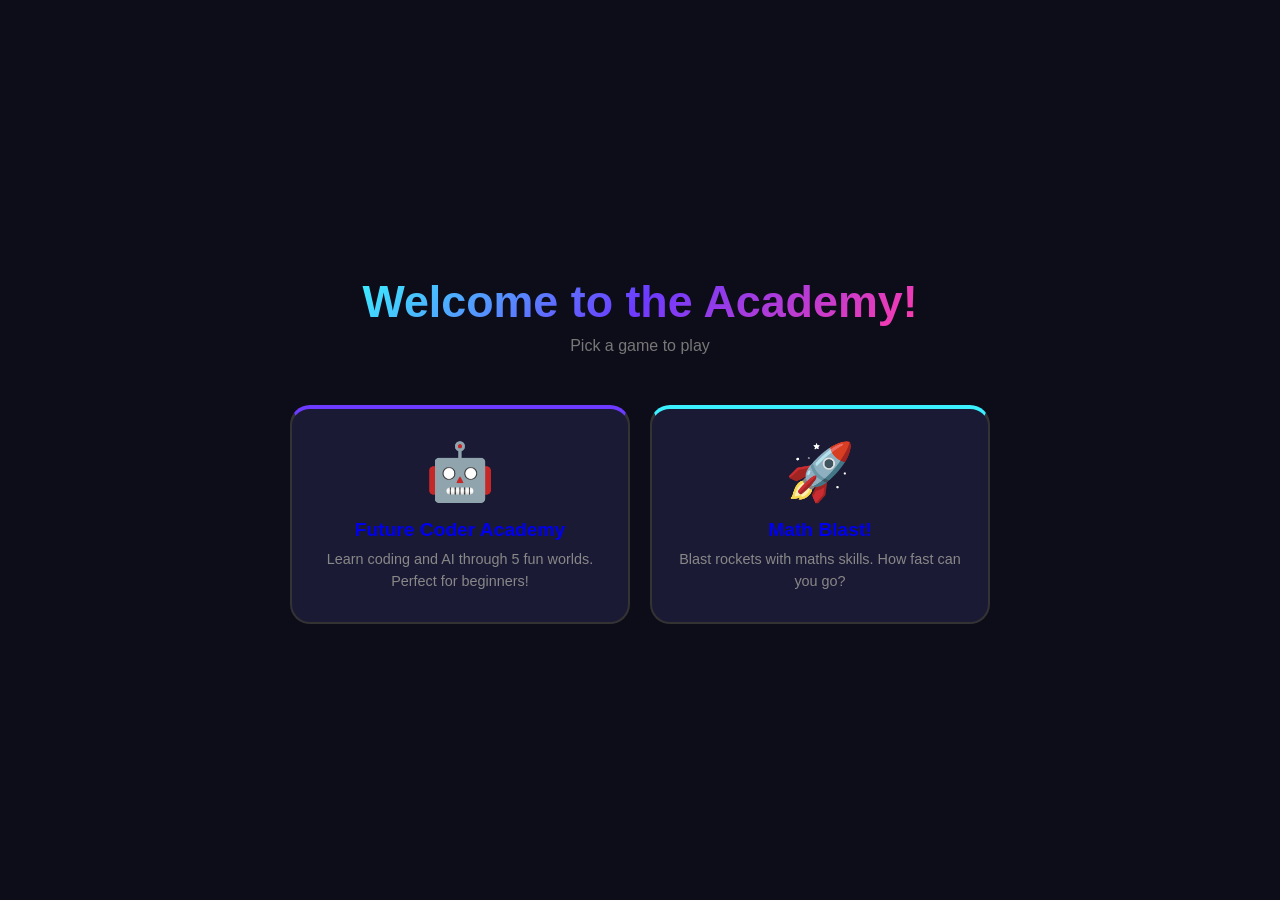
<file: index.html>
<!DOCTYPE html>
<html lang="en">
<head>
<meta charset="UTF-8">
<meta name="viewport" content="width=device-width, initial-scale=1.0">
<title>Game Launcher</title>
<style>
* { margin: 0; padding: 0; box-sizing: border-box; }
body {
  font-family: 'Segoe UI', Arial, sans-serif;
  background: #0d0d1a;
  color: #fff;
  min-height: 100vh;
  display: flex;
  flex-direction: column;
  align-items: center;
  justify-content: center;
  padding: 30px 20px;
}
h1 {
  font-size: clamp(1.6rem, 6vw, 2.8rem);
  font-weight: 900;
  background: linear-gradient(135deg, #3bf0ff, #6c3bff, #ff3bac);
  -webkit-background-clip: text; -webkit-text-fill-color: transparent; background-clip: text;
  margin-bottom: 10px; text-align: center;
}
p { color: #777; margin-bottom: 50px; font-size: 1rem; text-align: center; }
.grid { display: grid; grid-template-columns: repeat(auto-fit, minmax(260px, 1fr)); gap: 20px; max-width: 700px; width: 100%; }
a { text-decoration: none; }
.card {
  background: #1a1a35; border: 2px solid #333; border-radius: 20px;
  padding: 30px 24px; text-align: center; transition: all 0.25s; cursor: pointer;
}
.card:hover { transform: translateY(-6px); border-color: #6c3bff; box-shadow: 0 12px 40px rgba(108,59,255,0.3); }
.card-emoji { font-size: 3.5rem; display: block; margin-bottom: 14px; }
.card-title { font-size: 1.2rem; font-weight: 800; margin-bottom: 8px; }
.card-desc { color: #888; font-size: 0.9rem; line-height: 1.5; }
.card.purple { border-top: 4px solid #6c3bff; }
.card.cyan   { border-top: 4px solid #3bf0ff; }
</style>
</head>
<body>
  <h1>Welcome to the Academy!</h1>
  <p>Pick a game to play</p>
  <div class="grid">
    <a href="/kids-coder.html">
      <div class="card purple">
        <span class="card-emoji">🤖</span>
        <div class="card-title">Future Coder Academy</div>
        <div class="card-desc">Learn coding and AI through 5 fun worlds. Perfect for beginners!</div>
      </div>
    </a>
    <a href="/math-game.html">
      <div class="card cyan">
        <span class="card-emoji">🚀</span>
        <div class="card-title">Math Blast!</div>
        <div class="card-desc">Blast rockets with maths skills. How fast can you go?</div>
      </div>
    </a>
  </div>
</body>
</html>
</file>
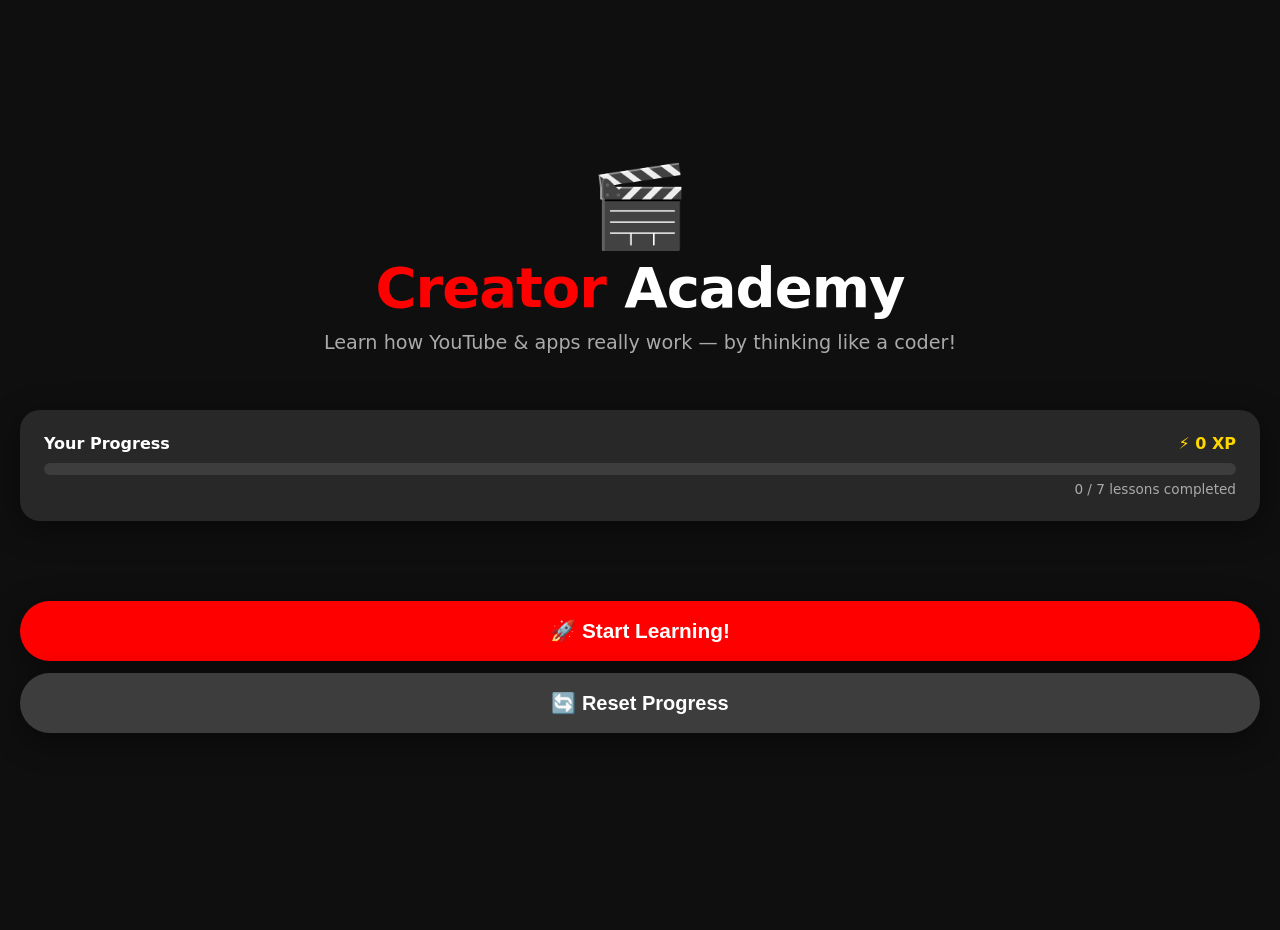
<file: creator-academy.html>
<!DOCTYPE html>
<html lang="en">
<head>
  <meta charset="UTF-8" />
  <meta name="viewport" content="width=device-width, initial-scale=1.0, user-scalable=no" />
  <title>Creator Academy 🎬</title>
  <style>
    /* ─── Reset & Base ─── */
    *, *::before, *::after { box-sizing: border-box; margin: 0; padding: 0; }

    :root {
      --red:    #FF0000;
      --dark:   #0F0F0F;
      --gray:   #282828;
      --mid:    #3D3D3D;
      --light:  #AAAAAA;
      --white:  #FFFFFF;
      --gold:   #FFD700;
      --green:  #00C853;
      --blue:   #2979FF;
      --purple: #AA00FF;
      --orange: #FF6D00;
      --pink:   #F50057;
      --radius: 20px;
      --shadow: 0 8px 32px rgba(0,0,0,0.45);
    }

    html, body {
      width: 100%; height: 100%;
      overflow: hidden;
      font-family: 'Segoe UI', system-ui, -apple-system, sans-serif;
      background: var(--dark);
      color: var(--white);
      -webkit-tap-highlight-color: transparent;
      user-select: none;
    }

    /* ─── Screen System ─── */
    .screen {
      position: absolute; inset: 0;
      display: flex; flex-direction: column;
      align-items: center;
      padding: 24px 20px;
      overflow-y: auto;
      transition: opacity 0.3s, transform 0.3s;
      opacity: 0; pointer-events: none; transform: translateY(30px);
    }
    .screen.active { opacity: 1; pointer-events: all; transform: translateY(0); }

    /* ─── Typography ─── */
    h1 { font-size: clamp(2rem, 6vw, 3.5rem); font-weight: 900; letter-spacing: -1px; }
    h2 { font-size: clamp(1.4rem, 4vw, 2rem); font-weight: 800; }
    h3 { font-size: clamp(1.1rem, 3vw, 1.4rem); font-weight: 700; }
    p  { font-size: clamp(0.95rem, 2.5vw, 1.2rem); line-height: 1.55; }

    /* ─── Buttons ─── */
    .btn {
      display: inline-flex; align-items: center; justify-content: center; gap: 10px;
      padding: 16px 32px; border: none; border-radius: 50px;
      font-size: clamp(1rem, 2.5vw, 1.25rem); font-weight: 800;
      cursor: pointer; transition: transform 0.15s, box-shadow 0.15s;
      box-shadow: var(--shadow); min-height: 60px;
    }
    .btn:active { transform: scale(0.95); }
    .btn-red    { background: var(--red);    color: #fff; }
    .btn-gold   { background: var(--gold);   color: var(--dark); }
    .btn-green  { background: var(--green);  color: #fff; }
    .btn-blue   { background: var(--blue);   color: #fff; }
    .btn-gray   { background: var(--mid);    color: #fff; }
    .btn-purple { background: var(--purple); color: #fff; }
    .btn-orange { background: var(--orange); color: #fff; }

    /* ─── Cards ─── */
    .card {
      background: var(--gray); border-radius: var(--radius);
      padding: 24px; box-shadow: var(--shadow); width: 100%;
    }
    .card-glow-red    { box-shadow: 0 0 0 3px var(--red),    var(--shadow); }
    .card-glow-gold   { box-shadow: 0 0 0 3px var(--gold),   var(--shadow); }
    .card-glow-green  { box-shadow: 0 0 0 3px var(--green),  var(--shadow); }
    .card-glow-blue   { box-shadow: 0 0 0 3px var(--blue),   var(--shadow); }
    .card-glow-purple { box-shadow: 0 0 0 3px var(--purple), var(--shadow); }
    .card-glow-orange { box-shadow: 0 0 0 3px var(--orange), var(--shadow); }
    .card-glow-pink   { box-shadow: 0 0 0 3px var(--pink),   var(--shadow); }

    /* ─── Spacer ─── */
    .gap { height: 20px; } .gap-sm { height: 12px; } .gap-lg { height: 32px; }

    /* ─────────────────────────────────────────
       HOME SCREEN
    ───────────────────────────────────────── */
    #screen-home { justify-content: center; gap: 0; }
    .home-logo { font-size: 80px; line-height: 1; margin-bottom: 8px; }
    .home-tagline { color: var(--light); text-align: center; margin: 8px 0 32px; }
    .home-brand { color: var(--red); }

    /* Progress bar */
    .progress-bar-wrap { width: 100%; background: var(--mid); border-radius: 50px; height: 12px; overflow: hidden; }
    .progress-bar-fill { height: 100%; background: linear-gradient(90deg, var(--red), var(--gold)); border-radius: 50px; transition: width 0.5s; }
    .progress-label { font-size: 0.85rem; color: var(--light); margin-top: 6px; text-align: right; }

    /* ─────────────────────────────────────────
       LESSON SELECT SCREEN
    ───────────────────────────────────────── */
    #screen-lessons { gap: 16px; }
    .lesson-grid { width: 100%; display: grid; grid-template-columns: 1fr 1fr; gap: 14px; }
    .lesson-card {
      background: var(--gray); border-radius: var(--radius);
      padding: 20px 16px; cursor: pointer;
      transition: transform 0.15s, box-shadow 0.15s;
      display: flex; flex-direction: column; align-items: flex-start; gap: 8px;
      min-height: 120px; position: relative;
    }
    .lesson-card:active { transform: scale(0.97); }
    .lesson-card.locked { opacity: 0.4; cursor: not-allowed; }
    .lesson-card .lesson-icon { font-size: 2.2rem; }
    .lesson-card .lesson-name { font-size: 1rem; font-weight: 800; }
    .lesson-card .lesson-sub  { font-size: 0.78rem; color: var(--light); }
    .lesson-card .lesson-badge {
      position: absolute; top: 12px; right: 12px;
      background: var(--gold); color: var(--dark);
      font-size: 0.7rem; font-weight: 900; padding: 3px 8px; border-radius: 50px;
    }
    .lesson-card .lesson-check { position: absolute; top: 12px; right: 12px; font-size: 1.3rem; }

    /* ─────────────────────────────────────────
       LESSON INTRO SCREEN
    ───────────────────────────────────────── */
    #screen-intro { gap: 20px; }
    .intro-icon { font-size: 5rem; }
    .intro-concept { background: var(--mid); border-radius: 14px; padding: 18px; width: 100%; }
    .intro-concept h3 { margin-bottom: 8px; }
    .intro-bullets { list-style: none; display: flex; flex-direction: column; gap: 10px; margin-top: 12px; }
    .intro-bullets li { display: flex; align-items: flex-start; gap: 10px; font-size: 1rem; }
    .intro-bullets li span.bul { font-size: 1.2rem; flex-shrink: 0; }

    /* ─────────────────────────────────────────
       ACTIVITY SCREEN (shared)
    ───────────────────────────────────────── */
    #screen-activity { gap: 16px; }
    .activity-header { text-align: center; }
    .activity-header .task-label {
      background: var(--mid); border-radius: 10px; padding: 8px 16px;
      font-size: 0.9rem; color: var(--light); display: inline-block; margin-bottom: 8px;
    }

    /* ─── Drag & Drop Sequence ─── */
    .sequence-zone {
      width: 100%; display: flex; flex-direction: column; gap: 10px;
    }
    .seq-item {
      background: var(--mid); border-radius: 14px; padding: 16px 20px;
      font-size: 1rem; font-weight: 700; cursor: grab;
      display: flex; align-items: center; gap: 12px;
      transition: opacity 0.2s, background 0.2s;
      touch-action: none;
    }
    .seq-item .drag-handle { color: var(--light); font-size: 1.2rem; }
    .seq-item.dragging { opacity: 0.4; }
    .seq-item.over { background: var(--blue); }

    /* ─── Multiple Choice ─── */
    .mc-options { width: 100%; display: flex; flex-direction: column; gap: 12px; }
    .mc-option {
      background: var(--mid); border-radius: 14px; padding: 18px 20px;
      font-size: 1rem; font-weight: 700; cursor: pointer;
      display: flex; align-items: center; gap: 14px;
      transition: background 0.2s, transform 0.1s;
      border: 3px solid transparent;
    }
    .mc-option:active { transform: scale(0.98); }
    .mc-option.correct { background: #00C85333; border-color: var(--green); }
    .mc-option.wrong   { background: #FF000033; border-color: var(--red); }
    .mc-option .mc-letter {
      width: 38px; height: 38px; border-radius: 50%;
      background: var(--gray); display: flex; align-items: center; justify-content: center;
      font-weight: 900; font-size: 1rem; flex-shrink: 0;
    }

    /* ─── Tap Counter / Clicker ─── */
    .clicker-wrap { display: flex; flex-direction: column; align-items: center; gap: 20px; width: 100%; }
    .clicker-display {
      font-size: 5rem; font-weight: 900; color: var(--gold);
      text-shadow: 0 0 30px rgba(255,215,0,0.5);
    }
    .clicker-btn {
      width: 160px; height: 160px; border-radius: 50%;
      background: linear-gradient(135deg, var(--red), var(--orange));
      border: none; font-size: 3.5rem; cursor: pointer;
      box-shadow: 0 8px 32px rgba(255,0,0,0.4);
      transition: transform 0.1s;
      display: flex; align-items: center; justify-content: center;
    }
    .clicker-btn:active { transform: scale(0.9); }

    /* ─── Matching / Connect ─── */
    .match-grid { width: 100%; display: grid; grid-template-columns: 1fr 1fr; gap: 12px; }
    .match-item {
      background: var(--mid); border-radius: 14px; padding: 14px 12px;
      font-size: 0.92rem; font-weight: 700; cursor: pointer; text-align: center;
      border: 3px solid transparent; transition: border-color 0.2s, background 0.2s;
      min-height: 70px; display: flex; align-items: center; justify-content: center;
    }
    .match-item.selected { border-color: var(--blue); background: #2979FF22; }
    .match-item.matched  { border-color: var(--green); background: #00C85322; opacity: 0.7; cursor: default; }
    .match-item.wrong    { border-color: var(--red); background: #FF000022; }

    /* ─── Tap-to-Fix (Debug) ─── */
    .debug-sequence { width: 100%; display: flex; flex-direction: column; gap: 10px; }
    .debug-step {
      background: var(--mid); border-radius: 14px; padding: 16px 18px;
      font-size: 1rem; font-weight: 700; cursor: pointer;
      display: flex; align-items: center; gap: 12px;
      border: 3px solid transparent; transition: all 0.2s;
    }
    .debug-step .step-num {
      width: 32px; height: 32px; border-radius: 50%;
      background: var(--gray); display: flex; align-items: center;
      justify-content: center; font-size: 0.85rem; font-weight: 900; flex-shrink: 0;
    }
    .debug-step.buggy  { border-color: var(--red); background: #FF000018; }
    .debug-step.fixed  { border-color: var(--green); background: #00C85318; }
    .debug-step.tapped-wrong { animation: shake 0.3s; }
    @keyframes shake { 0%,100%{transform:translateX(0)} 25%{transform:translateX(-8px)} 75%{transform:translateX(8px)} }

    /* ─── Variable slider ─── */
    .var-display {
      font-size: 3rem; font-weight: 900; color: var(--gold); text-align: center;
      text-shadow: 0 0 20px rgba(255,215,0,0.4);
    }
    .var-row { display: flex; gap: 12px; width: 100%; }
    .var-row .btn { flex: 1; }

    /* ─── Internet Path ─── */
    .path-wrap { width: 100%; position: relative; }
    .path-nodes { display: flex; flex-direction: column; gap: 0; width: 100%; align-items: center; }
    .path-node {
      display: flex; align-items: center; gap: 16px;
      width: 100%; padding: 0 10px;
    }
    .path-dot {
      width: 56px; height: 56px; border-radius: 50%;
      background: var(--mid); border: 4px solid var(--mid);
      display: flex; align-items: center; justify-content: center;
      font-size: 1.6rem; flex-shrink: 0;
      transition: border-color 0.3s, background 0.3s;
      cursor: pointer;
    }
    .path-dot.active-node { border-color: var(--gold); background: #FFD70022; cursor: pointer; animation: pulse 1s infinite alternate; }
    .path-dot.done-node  { border-color: var(--green); background: #00C85322; cursor: default; }
    @keyframes pulse { from { box-shadow: 0 0 0 0 rgba(255,215,0,0.5); } to { box-shadow: 0 0 0 10px rgba(255,215,0,0); } }
    .path-label { font-size: 0.95rem; font-weight: 700; }
    .path-connector { width: 4px; height: 30px; background: var(--mid); margin: 0 auto; border-radius: 2px; transition: background 0.3s; }
    .path-connector.done-conn { background: var(--green); }

    /* ─── Algorithm sort ─── */
    .algo-videos { width: 100%; display: flex; flex-direction: column; gap: 10px; }
    .algo-video {
      background: var(--mid); border-radius: 14px; padding: 14px 16px;
      display: flex; align-items: center; gap: 14px; cursor: pointer;
      border: 3px solid transparent; transition: all 0.2s;
    }
    .algo-video .vid-thumb { width: 56px; height: 40px; border-radius: 8px; display:flex; align-items:center; justify-content:center; font-size:1.5rem; flex-shrink:0; }
    .algo-video.selected-algo { border-color: var(--gold); background: #FFD70018; }
    .algo-video.correct-algo  { border-color: var(--green); background: #00C85318; }
    .algo-video.wrong-algo    { border-color: var(--red); background: #FF000018; }

    /* ─────────────────────────────────────────
       WIN / BADGE SCREEN
    ───────────────────────────────────────── */
    #screen-win { justify-content: center; align-items: center; gap: 20px; text-align: center; }
    .win-badge { font-size: 7rem; animation: badgePop 0.5s cubic-bezier(0.34,1.56,0.64,1) both; }
    @keyframes badgePop { from { transform: scale(0) rotate(-20deg); opacity: 0; } to { transform: scale(1) rotate(0deg); opacity: 1; } }
    .win-title { font-size: 2rem; font-weight: 900; color: var(--gold); }
    .win-stars { font-size: 2.5rem; letter-spacing: 8px; }
    .confetti-wrap { position: fixed; inset: 0; pointer-events: none; overflow: hidden; }
    .confetti-piece {
      position: absolute; width: 10px; height: 10px; border-radius: 2px;
      animation: confettiFall linear both;
    }
    @keyframes confettiFall {
      from { transform: translateY(-20px) rotate(0deg); opacity: 1; }
      to   { transform: translateY(110vh) rotate(720deg); opacity: 0; }
    }

    /* ─────────────────────────────────────────
       TOP BAR
    ───────────────────────────────────────── */
    .top-bar {
      display: flex; align-items: center; gap: 12px;
      width: 100%; margin-bottom: 4px; flex-shrink: 0;
    }
    .back-btn {
      background: var(--mid); border: none; color: var(--white);
      width: 44px; height: 44px; border-radius: 50%; font-size: 1.3rem;
      cursor: pointer; display: flex; align-items: center; justify-content: center;
      flex-shrink: 0;
    }
    .top-bar-title { font-size: 1rem; font-weight: 800; flex: 1; }
    .xp-chip {
      background: var(--mid); border-radius: 50px; padding: 6px 14px;
      font-size: 0.85rem; font-weight: 800; color: var(--gold); flex-shrink: 0;
    }

    /* ─── Feedback Banner ─── */
    .feedback {
      width: 100%; border-radius: 14px; padding: 16px 20px;
      font-size: 1rem; font-weight: 800; text-align: center;
      display: none; animation: feedIn 0.3s ease;
    }
    @keyframes feedIn { from { transform: translateY(10px); opacity:0; } to { transform: translateY(0); opacity:1; } }
    .feedback.correct { display: block; background: #00C85333; border: 3px solid var(--green); color: var(--green); }
    .feedback.wrong   { display: block; background: #FF000033; border: 3px solid var(--red);   color: var(--red); }
    .feedback.info    { display: block; background: #2979FF22; border: 3px solid var(--blue);   color: #82b1ff; }

    /* ─── Scroll helper ─── */
    .scroll-spacer { height: 40px; flex-shrink: 0; }

    /* ─── Floating XP pop ─── */
    .xp-pop {
      position: fixed; font-size: 1.4rem; font-weight: 900; color: var(--gold);
      pointer-events: none; animation: xpFloat 1.2s ease-out forwards;
      z-index: 999;
    }
    @keyframes xpFloat {
      from { transform: translateY(0) scale(1); opacity: 1; }
      to   { transform: translateY(-80px) scale(1.3); opacity: 0; }
    }

    /* ─── Stars ─── */
    .stars-row { display: flex; gap: 6px; }
    .star { font-size: 1.8rem; transition: transform 0.2s; }
    .star.earned { animation: starPop 0.3s cubic-bezier(0.34,1.56,0.64,1) both; }
    @keyframes starPop { from { transform: scale(0); } to { transform: scale(1); } }

  </style>
</head>
<body>

<!-- ═══════════════════════════════════════════
     CONFETTI LAYER
═══════════════════════════════════════════ -->
<div class="confetti-wrap" id="confetti"></div>

<!-- ═══════════════════════════════════════════
     HOME SCREEN
═══════════════════════════════════════════ -->
<div class="screen active" id="screen-home">
  <div class="home-logo">🎬</div>
  <h1><span class="home-brand">Creator</span> Academy</h1>
  <p class="home-tagline">Learn how YouTube & apps really work — by thinking like a coder!</p>
  <div class="gap"></div>

  <!-- XP & Progress -->
  <div class="card" style="margin-bottom:20px">
    <div style="display:flex;justify-content:space-between;align-items:center;margin-bottom:10px">
      <span style="font-weight:800">Your Progress</span>
      <span id="home-xp" style="color:var(--gold);font-weight:900">⚡ 0 XP</span>
    </div>
    <div class="progress-bar-wrap">
      <div class="progress-bar-fill" id="home-progress-bar" style="width:0%"></div>
    </div>
    <div class="progress-label" id="home-progress-label">0 / 7 lessons completed</div>
  </div>

  <!-- Badges row -->
  <div id="home-badges" style="font-size:2rem;letter-spacing:6px;min-height:40px;margin-bottom:20px"></div>

  <button class="btn btn-red" style="width:100%;font-size:1.3rem" onclick="showScreen('screen-lessons')">
    🚀 Start Learning!
  </button>
  <div class="gap-sm"></div>
  <button class="btn btn-gray" style="width:100%" onclick="resetProgress()">
    🔄 Reset Progress
  </button>
</div>

<!-- ═══════════════════════════════════════════
     LESSON SELECT SCREEN
═══════════════════════════════════════════ -->
<div class="screen" id="screen-lessons">
  <div class="top-bar">
    <button class="back-btn" onclick="showScreen('screen-home')">←</button>
    <span class="top-bar-title">Choose a Lesson</span>
    <div class="xp-chip" id="lessons-xp">⚡ 0 XP</div>
  </div>
  <div class="lesson-grid" id="lesson-grid"></div>
  <div class="scroll-spacer"></div>
</div>

<!-- ═══════════════════════════════════════════
     INTRO SCREEN
═══════════════════════════════════════════ -->
<div class="screen" id="screen-intro">
  <div class="top-bar">
    <button class="back-btn" onclick="showScreen('screen-lessons')">←</button>
    <span class="top-bar-title" id="intro-top-title">Lesson</span>
    <div class="xp-chip" id="intro-xp">⚡ 0 XP</div>
  </div>
  <div class="intro-icon" id="intro-icon"></div>
  <h2 id="intro-title" style="text-align:center"></h2>
  <p id="intro-subtitle" style="text-align:center;color:var(--light)"></p>
  <div class="intro-concept card" id="intro-concept-card">
    <h3 id="intro-concept-title"></h3>
    <ul class="intro-bullets" id="intro-bullets"></ul>
  </div>
  <div id="intro-extra" style="width:100%"></div>
  <button class="btn btn-red" style="width:100%;margin-top:8px" id="intro-start-btn" onclick="startActivity()">
    🎮 Let's Play!
  </button>
  <div class="scroll-spacer"></div>
</div>

<!-- ═══════════════════════════════════════════
     ACTIVITY SCREEN
═══════════════════════════════════════════ -->
<div class="screen" id="screen-activity">
  <div class="top-bar">
    <button class="back-btn" onclick="showScreen('screen-intro')">←</button>
    <span class="top-bar-title" id="activity-top-title"></span>
    <div class="xp-chip" id="activity-xp">⚡ 0 XP</div>
  </div>

  <div class="activity-header" style="width:100%">
    <div class="task-label" id="activity-round-label">Round 1 of 3</div>
    <h3 id="activity-question" style="margin-top:6px;text-align:center"></h3>
  </div>

  <div id="activity-body" style="width:100%"></div>
  <div class="feedback" id="activity-feedback"></div>

  <!-- Stars row -->
  <div class="stars-row" id="stars-row">
    <div class="star" id="star-1">☆</div>
    <div class="star" id="star-2">☆</div>
    <div class="star" id="star-3">☆</div>
  </div>

  <button class="btn btn-green" style="width:100%;display:none" id="next-btn" onclick="nextRound()">
    ➡️ Next
  </button>
  <div class="scroll-spacer"></div>
</div>

<!-- ═══════════════════════════════════════════
     WIN SCREEN
═══════════════════════════════════════════ -->
<div class="screen" id="screen-win">
  <div class="win-badge" id="win-badge">🏆</div>
  <div class="win-title" id="win-title">Amazing!</div>
  <div class="win-stars" id="win-stars">⭐⭐⭐</div>
  <p id="win-message" style="color:var(--light);max-width:340px;text-align:center"></p>
  <p style="color:var(--gold);font-weight:900;font-size:1.3rem" id="win-xp-gained"></p>
  <button class="btn btn-gold" style="width:100%;max-width:400px" onclick="showScreen('screen-lessons')">
    🗂️ More Lessons
  </button>
  <button class="btn btn-gray" style="width:100%;max-width:400px" onclick="replayLesson()">
    🔁 Play Again
  </button>
</div>

<script>
/* ═══════════════════════════════════════════
   STATE
═══════════════════════════════════════════ */
let state = {
  xp: 0,
  completed: {}, // lessonId: stars earned
  currentLesson: null,
  currentRound: 0,
  roundResults: [],
};

function loadState() {
  try {
    const s = JSON.parse(localStorage.getItem('ca_state'));
    if (s) state = s;
  } catch(e) {}
}
function saveState() {
  localStorage.setItem('ca_state', JSON.stringify(state));
}
function resetProgress() {
  if (confirm('Reset all progress? 🗑️')) {
    localStorage.removeItem('ca_state');
    state = { xp:0, completed:{}, currentLesson:null, currentRound:0, roundResults:[] };
    updateXPDisplay();
    renderLessonGrid();
    renderHomeBadges();
  }
}

/* ═══════════════════════════════════════════
   LESSONS DEFINITION
═══════════════════════════════════════════ */
const LESSONS = [
  {
    id: 'algorithm',
    name: 'Algorithms',
    icon: '🤖',
    sub: 'How YouTube decides what to show you',
    color: 'red',
    colorVar: 'var(--red)',
    badge: '🤖',
    introBullets: [
      { icon: '📋', text: 'An algorithm is just a list of steps a computer follows.' },
      { icon: '📺', text: 'YouTube uses one to pick which video to show you next.' },
      { icon: '❤️', text: 'It looks at what you liked, watched, and searched for.' },
      { icon: '🎯', text: 'The goal is to show you videos you\'ll want to watch!' },
    ],
    introTitle: 'Algorithms 🤖',
    introSubtitle: 'How YouTube picks your next video',
    conceptTitle: 'What is an Algorithm?',
    activity: 'algorithm',
  },
  {
    id: 'sequence',
    name: 'Sequences',
    icon: '📋',
    sub: 'Doing things in the right order',
    color: 'blue',
    colorVar: 'var(--blue)',
    badge: '📋',
    introBullets: [
      { icon: '1️⃣', text: 'A sequence is doing steps in a specific order.' },
      { icon: '📹', text: 'To upload a video, you can\'t publish BEFORE you record!' },
      { icon: '🔢', text: 'Computers follow sequences exactly — no skipping!' },
      { icon: '✅', text: 'Get the order wrong and the whole thing breaks.' },
    ],
    introTitle: 'Sequences 📋',
    introSubtitle: 'Order matters — every single time!',
    conceptTitle: 'What is a Sequence?',
    activity: 'sequence',
  },
  {
    id: 'loop',
    name: 'Loops',
    icon: '🔁',
    sub: 'When things repeat automatically',
    color: 'green',
    colorVar: 'var(--green)',
    badge: '🔁',
    introBullets: [
      { icon: '🔄', text: 'A loop makes a computer do something again and again.' },
      { icon: '▶️', text: 'Autoplay is a loop — it keeps playing videos for you!' },
      { icon: '⏱️', text: 'Without loops, programmers would have to write the same code a thousand times.' },
      { icon: '🛑', text: 'Loops stop when a condition is met, like "no more videos."' },
    ],
    introTitle: 'Loops 🔁',
    introSubtitle: 'Why autoplay never stops!',
    conceptTitle: 'What is a Loop?',
    activity: 'loop',
  },
  {
    id: 'ifthen',
    name: 'If / Then',
    icon: '🤔',
    sub: 'Making decisions with conditions',
    color: 'purple',
    colorVar: 'var(--purple)',
    badge: '🤔',
    introBullets: [
      { icon: '❓', text: 'If / Then is how computers make decisions.' },
      { icon: '❤️', text: 'IF you like a video → THEN YouTube shows you more like it.' },
      { icon: '🔔', text: 'IF you subscribe → THEN you get notifications.' },
      { icon: '🧠', text: 'Everything smart your phone does is built on IF / THEN.' },
    ],
    introTitle: 'If / Then 🤔',
    introSubtitle: 'How apps make smart decisions',
    conceptTitle: 'What is If / Then?',
    activity: 'ifthen',
  },
  {
    id: 'variables',
    name: 'Variables',
    icon: '📦',
    sub: 'Boxes that store information',
    color: 'orange',
    colorVar: 'var(--orange)',
    badge: '📦',
    introBullets: [
      { icon: '📦', text: 'A variable is like a labeled box that holds a piece of info.' },
      { icon: '👍', text: 'Your "Likes" is a variable — it changes every time someone taps it.' },
      { icon: '📊', text: 'Views, subscribers, watch time — all variables!' },
      { icon: '🔄', text: 'Variables can store numbers, words, or true/false answers.' },
    ],
    introTitle: 'Variables 📦',
    introSubtitle: 'How apps remember things',
    conceptTitle: 'What is a Variable?',
    activity: 'variables',
  },
  {
    id: 'debug',
    name: 'Debugging',
    icon: '🐛',
    sub: 'Finding and fixing mistakes',
    color: 'pink',
    colorVar: 'var(--pink)',
    badge: '🐛',
    introBullets: [
      { icon: '🐛', text: 'A "bug" is a mistake in the steps a computer follows.' },
      { icon: '🔍', text: 'Debugging means finding the bug and fixing it.' },
      { icon: '📹', text: 'Even pro YouTubers debug — like when a video won\'t upload!' },
      { icon: '💪', text: 'Coders spend LOTS of time debugging. It\'s a superpower!' },
    ],
    introTitle: 'Debugging 🐛',
    introSubtitle: 'Find the bug, save the video!',
    conceptTitle: 'What is Debugging?',
    activity: 'debug',
  },
  {
    id: 'internet',
    name: 'The Internet',
    icon: '🌐',
    sub: 'How your video travels the world',
    color: 'gold',
    colorVar: 'var(--gold)',
    badge: '🌐',
    introBullets: [
      { icon: '🌐', text: 'The internet is millions of computers all connected together.' },
      { icon: '📦', text: 'Data is broken into tiny "packets" and sent across wires (and air!).' },
      { icon: '🛣️', text: 'Each packet finds its own path to reach the destination.' },
      { icon: '📺', text: 'When you watch YouTube, thousands of packets arrive every second!' },
    ],
    introTitle: 'The Internet 🌐',
    introSubtitle: 'How videos travel to your screen',
    conceptTitle: 'How does the Internet work?',
    activity: 'internet',
  },
];

/* ═══════════════════════════════════════════
   ACTIVITIES DEFINITION
   Each activity has 3 rounds.
═══════════════════════════════════════════ */
const ACTIVITIES = {

  algorithm: {
    rounds: [
      {
        type: 'mc',
        question: 'YouTube sees you watched 5 cat videos in a row. What should its algorithm do?',
        options: [
          { text: '🐱 Show more cat videos', correct: true },
          { text: '🚗 Show car repair videos', correct: false },
          { text: '🎵 Show cooking shows', correct: false },
          { text: '🏈 Show football highlights', correct: false },
        ],
        explain: 'Correct! The algorithm noticed your pattern and predicted what you\'d want next. That\'s smart thinking!',
        wrongExplain: 'Not quite! The algorithm looks at what you just watched to guess what you\'ll like next.',
      },
      {
        type: 'mc',
        question: 'What info does YouTube\'s algorithm use to pick your next video?',
        options: [
          { text: '📺 Videos you already watched', correct: true },
          { text: '🌤️ Today\'s weather', correct: false },
          { text: '🍕 Your favourite pizza', correct: false },
          { text: '📅 What day of the week it is', correct: false },
        ],
        explain: 'Yes! It tracks what YOU watched, liked, and searched — then makes a prediction.',
        wrongExplain: 'Try again! Algorithms look at YOUR behaviour — watch history, likes, and searches.',
      },
      {
        type: 'mc',
        question: 'An algorithm is just a set of ___?',
        options: [
          { text: '📋 Rules and steps', correct: true },
          { text: '🎨 Pretty colours', correct: false },
          { text: '💰 Dollar bills', correct: false },
          { text: '🎲 Random guesses', correct: false },
        ],
        explain: '🔥 Exactly! An algorithm = a clear set of steps or rules to solve a problem.',
        wrongExplain: 'An algorithm is a set of rules the computer follows — like a recipe!',
      },
    ],
  },

  sequence: {
    rounds: [
      {
        type: 'sequence',
        question: 'Drag these steps into the correct order to post a YouTube video! 🎬',
        items: [
          { id: 's1', icon: '💡', text: 'Come up with a video idea' },
          { id: 's2', icon: '🎥', text: 'Record the video' },
          { id: 's3', icon: '✂️', text: 'Edit the video' },
          { id: 's4', icon: '⬆️', text: 'Upload to YouTube' },
          { id: 's5', icon: '🌍', text: 'Hit Publish!' },
        ],
        correctOrder: ['s1','s2','s3','s4','s5'],
        explain: 'Perfect sequence! Computers follow steps in exactly this order, every time.',
      },
      {
        type: 'mc',
        question: 'A coder writes steps 1, 3, 2, 4 instead of 1, 2, 3, 4. What happens?',
        options: [
          { text: '💥 The program probably breaks', correct: true },
          { text: '✅ It still works fine', correct: false },
          { text: '🐢 It just runs a bit slower', correct: false },
          { text: '🎉 It gets even better!', correct: false },
        ],
        explain: 'Exactly! Computers are very literal — wrong order = broken program.',
        wrongExplain: 'Computers need exact order. If step 3 comes before step 2, things go wrong!',
      },
      {
        type: 'mc',
        question: 'Which is the correct sequence to make a peanut butter sandwich?',
        options: [
          { text: '🍞 Get bread → spread PB → eat it', correct: true },
          { text: '🥜 Spread PB → get bread → eat it', correct: false },
          { text: '😋 Eat it → get bread → spread PB', correct: false },
          { text: '🥜 Spread PB → eat it → get bread', correct: false },
        ],
        explain: 'Right! You can\'t spread peanut butter on bread you don\'t have yet!',
        wrongExplain: 'You need bread before you can spread anything — order matters!',
      },
    ],
  },

  loop: {
    rounds: [
      {
        type: 'clicker',
        question: 'A loop makes things repeat. Tap the ▶️ button 5 times — that\'s a loop running 5 times!',
        targetCount: 5,
        explain: '🔥 You ran the loop 5 times! Imagine typing that code 5 times vs. using a loop — loops save SO much work!',
      },
      {
        type: 'mc',
        question: 'YouTube\'s Autoplay keeps playing videos. What programming concept is that?',
        options: [
          { text: '🔁 A loop', correct: true },
          { text: '📦 A variable', correct: false },
          { text: '🐛 A bug', correct: false },
          { text: '📋 A sequence', correct: false },
        ],
        explain: 'Yes! Autoplay is a loop that keeps running until you stop it.',
        wrongExplain: 'Autoplay = loop! It repeats the same action (play next video) over and over.',
      },
      {
        type: 'mc',
        question: 'When does a loop STOP running?',
        options: [
          { text: '🛑 When its condition is no longer true', correct: true },
          { text: '⏰ After exactly 1 minute', correct: false },
          { text: '🔋 When the battery dies', correct: false },
          { text: '🎲 Randomly', correct: false },
        ],
        explain: 'Correct! Loops check a condition. When it\'s false, the loop stops.',
        wrongExplain: 'Loops stop when their condition fails — like "while there are more videos, keep playing."',
      },
    ],
  },

  ifthen: {
    rounds: [
      {
        type: 'mc',
        question: 'IF you search for "minecraft" on YouTube, THEN what should happen?',
        options: [
          { text: '🎮 Show Minecraft videos', correct: true },
          { text: '🐱 Show cat videos', correct: false },
          { text: '🍕 Show pizza recipes', correct: false },
          { text: '📺 Show nothing', correct: false },
        ],
        explain: 'Right! IF = the condition. THEN = what happens as a result.',
        wrongExplain: 'IF you search for Minecraft, THEN show Minecraft results — that\'s the logic!',
      },
      {
        type: 'matching',
        question: 'Match each IF condition to its THEN result! 🤝',
        pairs: [
          { left: '❤️ IF you like a video',      right: '📥 THEN YouTube saves it' },
          { left: '🔔 IF you subscribe',          right: '🔔 THEN you get alerts' },
          { left: '🔒 IF you\'re under 13',        right: '🚫 THEN some content is blocked' },
          { left: '⏸️ IF you pause for 30 mins',  right: '💤 THEN it asks "still watching?"' },
        ],
        explain: 'Amazing! Every smart thing an app does is built on IF / THEN logic.',
      },
      {
        type: 'mc',
        question: 'IF / THEN logic is also called a ___',
        options: [
          { text: '🔀 Conditional statement', correct: true },
          { text: '🔁 Loop', correct: false },
          { text: '📦 Variable', correct: false },
          { text: '📋 Sequence', correct: false },
        ],
        explain: 'Exactly! "Conditional" = only happens IF a condition is true.',
        wrongExplain: 'IF / THEN = conditional statement. It only runs when the condition is TRUE.',
      },
    ],
  },

  variables: {
    rounds: [
      {
        type: 'counter',
        question: 'Tap 👍 to add a like and 👎 to remove one. Watch the "likes" variable change!',
        startVal: 1024,
        explain: 'You changed the variable! Every like on YouTube updates a number stored in a computer somewhere.',
      },
      {
        type: 'mc',
        question: 'A YouTuber gains 500 new subscribers. Their subscriber count goes from 10,000 to 10,500. What changed?',
        options: [
          { text: '📦 A variable (subscriber count)', correct: true },
          { text: '🔁 A loop', correct: false },
          { text: '📋 A sequence', correct: false },
          { text: '🤔 An if/then', correct: false },
        ],
        explain: 'Yes! Subscriber count is a variable. It stores the current number and updates when it changes.',
        wrongExplain: 'Subscriber count is a VARIABLE — a box that holds a number that can change!',
      },
      {
        type: 'mc',
        question: 'Which of these is NOT a variable you\'d find on YouTube?',
        options: [
          { text: '🌤️ The weather outside', correct: true },
          { text: '👁️ View count', correct: false },
          { text: '💬 Comment count', correct: false },
          { text: '⏱️ Video length', correct: false },
        ],
        explain: 'Weather isn\'t stored in YouTube\'s database — but views, comments, and length are all variables!',
        wrongExplain: 'YouTube tracks views, comments, and length — all variables. But not the weather!',
      },
    ],
  },

  debug: {
    rounds: [
      {
        type: 'debug',
        question: 'These steps to upload a video are in WRONG order! Tap the step that is out of place. 🔍',
        steps: [
          { id: 'd1', text: '💡 Come up with idea', correct: false },
          { id: 'd2', text: '🌍 Hit Publish!', correct: true, reason: 'You can\'t publish before recording or editing!' },
          { id: 'd3', text: '🎥 Record the video', correct: false },
          { id: 'd4', text: '✂️ Edit the video', correct: false },
          { id: 'd5', text: '⬆️ Upload to YouTube', correct: false },
        ],
        explain: 'Found the bug! 🎉 Publishing happens LAST, not second. Great debugging!',
      },
      {
        type: 'mc',
        question: 'A notification says "You have -5 new subscribers." What is this?',
        options: [
          { text: '🐛 A bug (subscribers can\'t be negative)', correct: true },
          { text: '😢 The creator is losing subscribers', correct: false },
          { text: '✅ Totally normal', correct: false },
          { text: '🎉 A special achievement', correct: false },
        ],
        explain: 'Bug found! You can\'t have negative subscribers — that\'s impossible, so something went wrong in the code.',
        wrongExplain: 'Negative subscribers are impossible — that\'s a bug! Something in the code went wrong.',
      },
      {
        type: 'debug',
        question: 'Find the bug! Tap the wrong step in this "subscribe and notify" sequence. 🐛',
        steps: [
          { id: 'e1', text: '👁️ User watches a video', correct: false },
          { id: 'e2', text: '🔔 Send notification BEFORE subscribe button is tapped', correct: true, reason: 'You can\'t get a notification before you\'ve subscribed!' },
          { id: 'e3', text: '🔔 User taps Subscribe', correct: false },
          { id: 'e4', text: '💾 Save subscription to database', correct: false },
          { id: 'e5', text: '📲 Send welcome notification', correct: false },
        ],
        explain: 'Great debugging! The notification should come AFTER subscribing, not before!',
      },
    ],
  },

  internet: {
    rounds: [
      {
        type: 'path',
        question: 'Tap each step to send your video from your iPad to a viewer\'s TV! 🌐',
        nodes: [
          { icon: '📱', label: 'Your iPad', detail: 'You hit Upload!' },
          { icon: '📡', label: 'WiFi Router', detail: 'Sends data through the air' },
          { icon: '🏢', label: 'Internet Provider', detail: 'Your home internet company' },
          { icon: '☁️', label: 'YouTube\'s Servers', detail: 'Giant computers that store all videos' },
          { icon: '🌍', label: 'The Internet', detail: 'Travels across cables under oceans!' },
          { icon: '📺', label: 'Viewer\'s TV', detail: 'Someone watches your video!' },
        ],
        explain: 'You just traveled the internet! Every YouTube video makes this journey in milliseconds.',
      },
      {
        type: 'mc',
        question: 'When you watch a YouTube video, your data is broken into tiny ___ and sent across the internet.',
        options: [
          { text: '📦 Packets', correct: true },
          { text: '🎁 Presents', correct: false },
          { text: '🍪 Cookies (well...)', correct: false },
          { text: '🧱 Blocks', correct: false },
        ],
        explain: 'Exactly! Data is broken into packets — tiny chunks — sent separately and reassembled at the end.',
        wrongExplain: 'Data travels as PACKETS — tiny pieces that are reassembled when they arrive!',
      },
      {
        type: 'mc',
        question: 'YouTube has huge buildings full of computers called ___.',
        options: [
          { text: '🏢 Data centers (servers)', correct: true },
          { text: '🏪 Video stores', correct: false },
          { text: '🏠 Smart homes', correct: false },
          { text: '🎬 Movie studios', correct: false },
        ],
        explain: 'Data centers! YouTube has enormous buildings with thousands of computers storing every video ever uploaded.',
        wrongExplain: 'YouTube uses DATA CENTERS — giant buildings packed with computers storing billions of videos!',
      },
    ],
  },
};

/* ═══════════════════════════════════════════
   SCREEN NAVIGATION
═══════════════════════════════════════════ */
function showScreen(id) {
  document.querySelectorAll('.screen').forEach(s => s.classList.remove('active'));
  document.getElementById(id).classList.add('active');
  updateXPDisplay();
}

function updateXPDisplay() {
  const xp = state.xp;
  const done = Object.keys(state.completed).length;
  document.getElementById('home-xp').textContent = `⚡ ${xp} XP`;
  document.getElementById('home-progress-bar').style.width = `${(done/7)*100}%`;
  document.getElementById('home-progress-label').textContent = `${done} / 7 lessons completed`;
  ['lessons-xp','intro-xp','activity-xp'].forEach(id => {
    const el = document.getElementById(id);
    if (el) el.textContent = `⚡ ${xp} XP`;
  });
}

/* ═══════════════════════════════════════════
   LESSON GRID
═══════════════════════════════════════════ */
function renderLessonGrid() {
  const grid = document.getElementById('lesson-grid');
  grid.innerHTML = '';
  LESSONS.forEach((lesson, idx) => {
    const locked = false; // all unlocked for kids
    const done = state.completed[lesson.id];
    const card = document.createElement('div');
    card.className = 'lesson-card' + (locked ? ' locked' : '');
    card.style.boxShadow = `0 0 0 3px ${lesson.colorVar}, var(--shadow)`;
    card.innerHTML = `
      <div class="lesson-icon">${lesson.icon}</div>
      <div class="lesson-name">${lesson.name}</div>
      <div class="lesson-sub">${lesson.sub}</div>
      ${done ? `<div class="lesson-check">⭐</div>` : ''}
    `;
    if (!locked) card.onclick = () => openLesson(lesson.id);
    grid.appendChild(card);
  });
}

/* ═══════════════════════════════════════════
   OPEN LESSON (INTRO)
═══════════════════════════════════════════ */
function openLesson(lessonId) {
  const lesson = LESSONS.find(l => l.id === lessonId);
  state.currentLesson = lessonId;
  saveState();

  document.getElementById('intro-top-title').textContent = lesson.name;
  document.getElementById('intro-icon').textContent = lesson.icon;
  document.getElementById('intro-title').textContent = lesson.introTitle;
  document.getElementById('intro-subtitle').textContent = lesson.introSubtitle;
  document.getElementById('intro-concept-title').textContent = lesson.conceptTitle;
  document.getElementById('intro-concept-card').className = `intro-concept card card-glow-${lesson.color}`;

  const bullets = document.getElementById('intro-bullets');
  bullets.innerHTML = '';
  lesson.introBullets.forEach(b => {
    const li = document.createElement('li');
    li.innerHTML = `<span class="bul">${b.icon}</span><span>${b.text}</span>`;
    bullets.appendChild(li);
  });

  // Show badge if already earned
  const extra = document.getElementById('intro-extra');
  if (state.completed[lessonId]) {
    extra.innerHTML = `<div style="text-align:center;color:var(--gold);font-weight:900;font-size:1.1rem;margin:8px 0">You already earned: ${lesson.badge} — try again for more stars!</div>`;
  } else {
    extra.innerHTML = '';
  }

  showScreen('screen-intro');
}

/* ═══════════════════════════════════════════
   START ACTIVITY
═══════════════════════════════════════════ */
function startActivity() {
  state.currentRound = 0;
  state.roundResults = [];
  const lesson = LESSONS.find(l => l.id === state.currentLesson);
  document.getElementById('activity-top-title').textContent = lesson.name;
  resetStars();
  showScreen('screen-activity');
  renderRound();
}

function replayLesson() {
  startActivity();
}

function resetStars() {
  ['star-1','star-2','star-3'].forEach(id => {
    const s = document.getElementById(id);
    s.textContent = '☆';
    s.classList.remove('earned');
  });
}

/* ═══════════════════════════════════════════
   ROUND RENDERING
═══════════════════════════════════════════ */
function renderRound() {
  const lessonId = state.currentLesson;
  const activity = ACTIVITIES[lessonId];
  const round = activity.rounds[state.currentRound];
  const total = activity.rounds.length;

  document.getElementById('activity-round-label').textContent = `Round ${state.currentRound+1} of ${total}`;
  document.getElementById('activity-question').textContent = round.question;
  document.getElementById('activity-feedback').className = 'feedback';
  document.getElementById('next-btn').style.display = 'none';

  const body = document.getElementById('activity-body');
  body.innerHTML = '';

  if (round.type === 'mc') renderMC(round, body);
  else if (round.type === 'sequence') renderSequence(round, body);
  else if (round.type === 'clicker') renderClicker(round, body);
  else if (round.type === 'matching') renderMatching(round, body);
  else if (round.type === 'counter') renderCounter(round, body);
  else if (round.type === 'debug') renderDebug(round, body);
  else if (round.type === 'path') renderPath(round, body);
}

/* ─── Multiple Choice ─── */
function renderMC(round, body) {
  const wrap = document.createElement('div');
  wrap.className = 'mc-options';
  const letters = ['A','B','C','D'];
  round.options.forEach((opt, i) => {
    const el = document.createElement('div');
    el.className = 'mc-option';
    el.innerHTML = `<div class="mc-letter">${letters[i]}</div><span>${opt.text}</span>`;
    el.onclick = () => {
      if (wrap.dataset.answered) return;
      wrap.dataset.answered = '1';
      if (opt.correct) {
        el.classList.add('correct');
        showFeedback('correct', '✅ ' + round.explain);
        recordResult(true);
      } else {
        el.classList.add('wrong');
        // show correct
        wrap.querySelectorAll('.mc-option').forEach((o,j) => { if(round.options[j].correct) o.classList.add('correct'); });
        showFeedback('wrong', '❌ ' + round.wrongExplain);
        recordResult(false);
      }
    };
    wrap.appendChild(el);
  });
  body.appendChild(wrap);
}

/* ─── Sequence Drag ─── */
let dragSrc = null;
function renderSequence(round, body) {
  // Shuffle items
  const shuffled = [...round.items].sort(() => Math.random() - 0.5);
  const zone = document.createElement('div');
  zone.className = 'sequence-zone';
  zone.id = 'seq-zone';

  shuffled.forEach(item => {
    const el = document.createElement('div');
    el.className = 'seq-item';
    el.dataset.id = item.id;
    el.draggable = true;
    el.innerHTML = `<span class="drag-handle">⠿</span><span>${item.icon}</span><span>${item.text}</span>`;
    addDragListeners(el, zone, round);
    addTouchDrag(el, zone, round);
    zone.appendChild(el);
  });

  const checkBtn = document.createElement('button');
  checkBtn.className = 'btn btn-blue';
  checkBtn.style.width = '100%';
  checkBtn.style.marginTop = '8px';
  checkBtn.textContent = '✅ Check My Order!';
  checkBtn.onclick = () => checkSequence(round, zone, checkBtn);

  body.appendChild(zone);
  body.appendChild(checkBtn);
}

function addDragListeners(el, zone, round) {
  el.addEventListener('dragstart', e => {
    dragSrc = el;
    setTimeout(() => el.classList.add('dragging'), 0);
  });
  el.addEventListener('dragend', () => el.classList.remove('dragging'));
  el.addEventListener('dragover', e => { e.preventDefault(); el.classList.add('over'); });
  el.addEventListener('dragleave', () => el.classList.remove('over'));
  el.addEventListener('drop', e => {
    e.preventDefault();
    el.classList.remove('over');
    if (dragSrc && dragSrc !== el) {
      const items = [...zone.querySelectorAll('.seq-item')];
      const srcIdx = items.indexOf(dragSrc);
      const dstIdx = items.indexOf(el);
      if (srcIdx < dstIdx) zone.insertBefore(dragSrc, el.nextSibling);
      else zone.insertBefore(dragSrc, el);
    }
  });
}

// Touch drag for iPad
function addTouchDrag(el, zone, round) {
  let touchClone = null, startY = 0, startX = 0;
  el.addEventListener('touchstart', e => {
    startY = e.touches[0].clientY;
    startX = e.touches[0].clientX;
    dragSrc = el;
    touchClone = el.cloneNode(true);
    touchClone.style.cssText = `position:fixed;opacity:0.75;pointer-events:none;z-index:999;width:${el.offsetWidth}px;border-radius:14px;background:#4d4d4d;padding:16px 20px;font-size:1rem;font-weight:700;display:flex;align-items:center;gap:12px;`;
    document.body.appendChild(touchClone);
    moveTouchClone(e.touches[0]);
  }, {passive:true});

  el.addEventListener('touchmove', e => {
    e.preventDefault();
    moveTouchClone(e.touches[0]);
    const items = [...zone.querySelectorAll('.seq-item')];
    items.forEach(i => i.classList.remove('over'));
    const target = getTouchTarget(e.touches[0], items);
    if (target) target.classList.add('over');
  }, {passive:false});

  el.addEventListener('touchend', e => {
    if (touchClone) { document.body.removeChild(touchClone); touchClone = null; }
    const items = [...zone.querySelectorAll('.seq-item')];
    items.forEach(i => i.classList.remove('over'));
    const target = getTouchTarget(e.changedTouches[0], items);
    if (target && target !== dragSrc) {
      const srcIdx = items.indexOf(dragSrc);
      const dstIdx = items.indexOf(target);
      if (srcIdx < dstIdx) zone.insertBefore(dragSrc, target.nextSibling);
      else zone.insertBefore(dragSrc, target);
    }
    dragSrc = null;
  }, {passive:true});

  function moveTouchClone(touch) {
    if (!touchClone) return;
    touchClone.style.left = (touch.clientX - 20) + 'px';
    touchClone.style.top  = (touch.clientY - 30) + 'px';
  }
  function getTouchTarget(touch, items) {
    return items.find(item => {
      const r = item.getBoundingClientRect();
      return touch.clientX >= r.left && touch.clientX <= r.right && touch.clientY >= r.top && touch.clientY <= r.bottom;
    });
  }
}

function checkSequence(round, zone, btn) {
  const order = [...zone.querySelectorAll('.seq-item')].map(el => el.dataset.id);
  const correct = JSON.stringify(order) === JSON.stringify(round.correctOrder);
  btn.disabled = true;
  if (correct) {
    showFeedback('correct', '✅ ' + round.explain);
    recordResult(true);
  } else {
    showFeedback('wrong', '❌ Not quite — try dragging them around and check again! The correct order is shown below.');
    // Show correct order hint
    const correct_items = round.correctOrder.map(id => round.items.find(i => i.id === id));
    const hint = document.createElement('div');
    hint.style.cssText = 'margin-top:8px;font-size:0.85rem;color:var(--light)';
    hint.textContent = 'Correct: ' + correct_items.map(i => i.icon).join(' → ');
    zone.parentNode.insertBefore(hint, btn);
    recordResult(false);
  }
}

/* ─── Clicker ─── */
function renderClicker(round, body) {
  let count = 0;
  const wrap = document.createElement('div');
  wrap.className = 'clicker-wrap';
  const display = document.createElement('div');
  display.className = 'clicker-display';
  display.textContent = count;
  const prog = document.createElement('div');
  prog.textContent = `Goal: ${round.targetCount} taps`;
  prog.style.cssText = 'color:var(--light);font-size:0.95rem;';
  const btn = document.createElement('button');
  btn.className = 'clicker-btn';
  btn.innerHTML = '▶️';
  btn.onclick = () => {
    if (count >= round.targetCount) return;
    count++;
    display.textContent = count;
    if (count >= round.targetCount) {
      display.style.color = 'var(--green)';
      showFeedback('correct', '✅ ' + round.explain);
      recordResult(true);
    }
  };
  wrap.appendChild(display);
  wrap.appendChild(prog);
  wrap.appendChild(btn);
  body.appendChild(wrap);
}

/* ─── Matching ─── */
function renderMatching(round, body) {
  // Separate left/right, shuffle right column
  const lefts = round.pairs.map(p => p.left);
  const rights = [...round.pairs.map(p => p.right)].sort(() => Math.random()-0.5);
  const grid = document.createElement('div');
  grid.className = 'match-grid';

  let selectedLeft = null, matchedPairs = 0;

  lefts.forEach((left, li) => {
    const el = document.createElement('div');
    el.className = 'match-item';
    el.dataset.side = 'left';
    el.dataset.idx = li;
    el.textContent = left;
    el.onclick = () => {
      if (el.classList.contains('matched')) return;
      document.querySelectorAll('.match-item[data-side=left]').forEach(e => e.classList.remove('selected'));
      selectedLeft = li;
      el.classList.add('selected');
    };
    grid.appendChild(el);

    const rightText = rights[li];
    const rightOrigIdx = round.pairs.findIndex(p => p.right === rightText);
    const rel = document.createElement('div');
    rel.className = 'match-item';
    rel.dataset.side = 'right';
    rel.dataset.original = rightOrigIdx;
    rel.textContent = rightText;
    rel.onclick = () => {
      if (rel.classList.contains('matched')) return;
      if (selectedLeft === null) { showFeedback('info','💡 Tap a left side first, then tap a right side to match!'); return; }
      const leftEl = grid.querySelector(`.match-item[data-side=left][data-idx="${selectedLeft}"]`);
      if (selectedLeft === parseInt(rel.dataset.original)) {
        leftEl.classList.add('matched'); leftEl.classList.remove('selected');
        rel.classList.add('matched');
        matchedPairs++;
        selectedLeft = null;
        showFeedback('info', `✅ Match! ${matchedPairs} of ${round.pairs.length} done.`);
        if (matchedPairs === round.pairs.length) {
          setTimeout(() => { showFeedback('correct', '🎉 ' + round.explain); recordResult(true); }, 400);
        }
      } else {
        rel.classList.add('wrong');
        leftEl.classList.add('wrong');
        setTimeout(() => { rel.classList.remove('wrong','selected'); leftEl.classList.remove('wrong','selected'); selectedLeft = null; }, 700);
        showFeedback('wrong', '❌ Not quite — try a different match!');
      }
    };
    grid.appendChild(rel);
  });

  body.appendChild(grid);
}

/* ─── Counter Variable ─── */
function renderCounter(round, body) {
  let val = round.startVal;
  const wrap = document.createElement('div');
  wrap.className = 'clicker-wrap';
  const label = document.createElement('div');
  label.style.cssText = 'font-size:0.9rem;color:var(--light);text-align:center;';
  label.textContent = 'likes = ';
  const display = document.createElement('div');
  display.className = 'var-display';
  display.textContent = val.toLocaleString();
  const row = document.createElement('div');
  row.className = 'var-row';
  const addBtn = document.createElement('button');
  addBtn.className = 'btn btn-green';
  addBtn.innerHTML = '👍 +1 Like';
  addBtn.onclick = () => { val++; display.textContent = val.toLocaleString(); };
  const subBtn = document.createElement('button');
  subBtn.className = 'btn btn-gray';
  subBtn.innerHTML = '👎 -1 Like';
  subBtn.onclick = () => { val = Math.max(0,val-1); display.textContent = val.toLocaleString(); };
  const doneBtn = document.createElement('button');
  doneBtn.className = 'btn btn-blue';
  doneBtn.style.width = '100%';
  doneBtn.textContent = '✅ I get it!';
  doneBtn.onclick = () => { showFeedback('correct', '✅ ' + round.explain); recordResult(true); };
  row.appendChild(addBtn);
  row.appendChild(subBtn);
  wrap.appendChild(label);
  wrap.appendChild(display);
  wrap.appendChild(row);
  body.appendChild(wrap);
  body.appendChild(document.createElement('div')).className = 'gap';
  body.appendChild(doneBtn);
}

/* ─── Debug ─── */
function renderDebug(round, body) {
  const zone = document.createElement('div');
  zone.className = 'debug-sequence';
  round.steps.forEach(step => {
    const el = document.createElement('div');
    el.className = 'debug-step';
    el.dataset.id = step.id;
    el.innerHTML = `<div class="step-num">${round.steps.indexOf(step)+1}</div><span>${step.text}</span>`;
    el.onclick = () => {
      if (zone.dataset.done) return;
      if (step.correct) {
        el.classList.add('buggy');
        zone.dataset.done = '1';
        showFeedback('correct', '🐛 Bug found! ' + (step.reason ? step.reason + ' ' : '') + round.explain);
        recordResult(true);
      } else {
        el.classList.add('tapped-wrong');
        setTimeout(() => el.classList.remove('tapped-wrong'), 300);
        showFeedback('wrong', '🔍 That step looks fine. Keep looking!');
      }
    };
    zone.appendChild(el);
  });
  body.appendChild(zone);
}

/* ─── Internet Path ─── */
function renderPath(round, body) {
  let current = 0;
  const wrap = document.createElement('div');
  wrap.className = 'path-wrap';
  const nodesEl = document.createElement('div');
  nodesEl.className = 'path-nodes';

  round.nodes.forEach((node, i) => {
    const row = document.createElement('div');
    row.className = 'path-node';

    const dot = document.createElement('div');
    dot.className = 'path-dot' + (i === 0 ? ' active-node' : '');
    dot.id = `path-dot-${i}`;
    dot.textContent = node.icon;
    dot.onclick = () => {
      if (i !== current) return;
      dot.classList.remove('active-node');
      dot.classList.add('done-node');
      if (i < round.nodes.length-1) {
        const conn = document.getElementById(`path-conn-${i}`);
        if (conn) conn.classList.add('done-conn');
        document.getElementById(`path-dot-${i+1}`).classList.add('active-node');
        showFeedback('info', `📡 ${node.detail}`);
      }
      current++;
      if (current >= round.nodes.length) {
        setTimeout(() => { showFeedback('correct', '🌍 ' + round.explain); recordResult(true); }, 400);
      }
    };

    const info = document.createElement('div');
    info.className = 'path-label';
    info.innerHTML = `<div style="font-weight:900">${node.label}</div><div style="font-size:0.8rem;color:var(--light)">${node.detail}</div>`;

    row.appendChild(dot);
    row.appendChild(info);
    nodesEl.appendChild(row);

    if (i < round.nodes.length-1) {
      const conn = document.createElement('div');
      conn.className = 'path-connector';
      conn.id = `path-conn-${i}`;
      nodesEl.appendChild(conn);
    }
  });

  wrap.appendChild(nodesEl);
  body.appendChild(wrap);
}

/* ═══════════════════════════════════════════
   RESULTS & WIN
═══════════════════════════════════════════ */
function recordResult(correct) {
  state.roundResults.push(correct);
  const total = ACTIVITIES[state.currentLesson].rounds.length;
  const roundIdx = state.currentRound;

  if (correct) {
    const starEl = document.getElementById(`star-${roundIdx+1}`);
    starEl.textContent = '⭐';
    starEl.classList.add('earned');
    spawnXP();
    state.xp += 25;
    saveState();
    updateXPDisplay();
  }

  document.getElementById('next-btn').style.display = 'flex';
  if (state.currentRound === total-1) {
    document.getElementById('next-btn').textContent = '🏆 Finish!';
  }
}

function nextRound() {
  const total = ACTIVITIES[state.currentLesson].rounds.length;
  state.currentRound++;
  if (state.currentRound >= total) {
    finishLesson();
  } else {
    renderRound();
  }
}

function finishLesson() {
  const results = state.roundResults;
  const stars = results.filter(Boolean).length;
  const lesson = LESSONS.find(l => l.id === state.currentLesson);

  // Save best score
  const prev = state.completed[state.currentLesson] || 0;
  state.completed[state.currentLesson] = Math.max(prev, stars);
  saveState();

  // Win screen
  const badge = lesson.badge;
  const starsStr = '⭐'.repeat(stars) + '☆'.repeat(results.length - stars);
  const msgs = [
    'Nice try! Replay to improve your stars!',
    'Good effort! Can you get more stars?',
    'Great job! You\'re getting it!',
    '🔥 Perfect! You crushed it!',
  ];

  document.getElementById('win-badge').textContent = badge;
  document.getElementById('win-title').textContent = stars === results.length ? 'PERFECT! 🔥' : stars > 1 ? 'Great Work! 🎉' : 'Nice Try! 💪';
  document.getElementById('win-stars').textContent = starsStr;
  document.getElementById('win-message').textContent = msgs[stars] || msgs[0];
  document.getElementById('win-xp-gained').textContent = `+${stars*25} XP earned this round!`;

  renderLessonGrid();
  renderHomeBadges();
  spawnConfetti();
  showScreen('screen-win');
}

function renderHomeBadges() {
  const el = document.getElementById('home-badges');
  el.textContent = Object.keys(state.completed)
    .map(id => LESSONS.find(l => l.id === id)?.badge || '')
    .join(' ');
}

/* ═══════════════════════════════════════════
   FEEDBACK
═══════════════════════════════════════════ */
function showFeedback(type, msg) {
  const fb = document.getElementById('activity-feedback');
  fb.className = `feedback ${type}`;
  fb.textContent = msg;
  fb.scrollIntoView({behavior:'smooth', block:'nearest'});
}

/* ═══════════════════════════════════════════
   EFFECTS
═══════════════════════════════════════════ */
function spawnXP() {
  const el = document.createElement('div');
  el.className = 'xp-pop';
  el.textContent = '+25 XP ⚡';
  el.style.left = (Math.random()*60+20)+'%';
  el.style.top = '40%';
  document.body.appendChild(el);
  setTimeout(() => el.remove(), 1300);
}

function spawnConfetti() {
  const wrap = document.getElementById('confetti');
  wrap.innerHTML = '';
  const colors = ['#FF0000','#FFD700','#00C853','#2979FF','#AA00FF','#FF6D00','#F50057'];
  for (let i = 0; i < 60; i++) {
    const p = document.createElement('div');
    p.className = 'confetti-piece';
    p.style.left = Math.random()*100+'vw';
    p.style.top = '-10px';
    p.style.background = colors[Math.floor(Math.random()*colors.length)];
    p.style.animationDuration = (Math.random()*2+1.5)+'s';
    p.style.animationDelay = (Math.random()*1.5)+'s';
    p.style.width = (Math.random()*10+6)+'px';
    p.style.height = (Math.random()*10+6)+'px';
    p.style.borderRadius = Math.random() > 0.5 ? '50%' : '2px';
    wrap.appendChild(p);
  }
  setTimeout(() => { wrap.innerHTML = ''; }, 4000);
}

/* ═══════════════════════════════════════════
   INIT
═══════════════════════════════════════════ */
loadState();
renderLessonGrid();
renderHomeBadges();
updateXPDisplay();
</script>
</body>
</html>
</file>
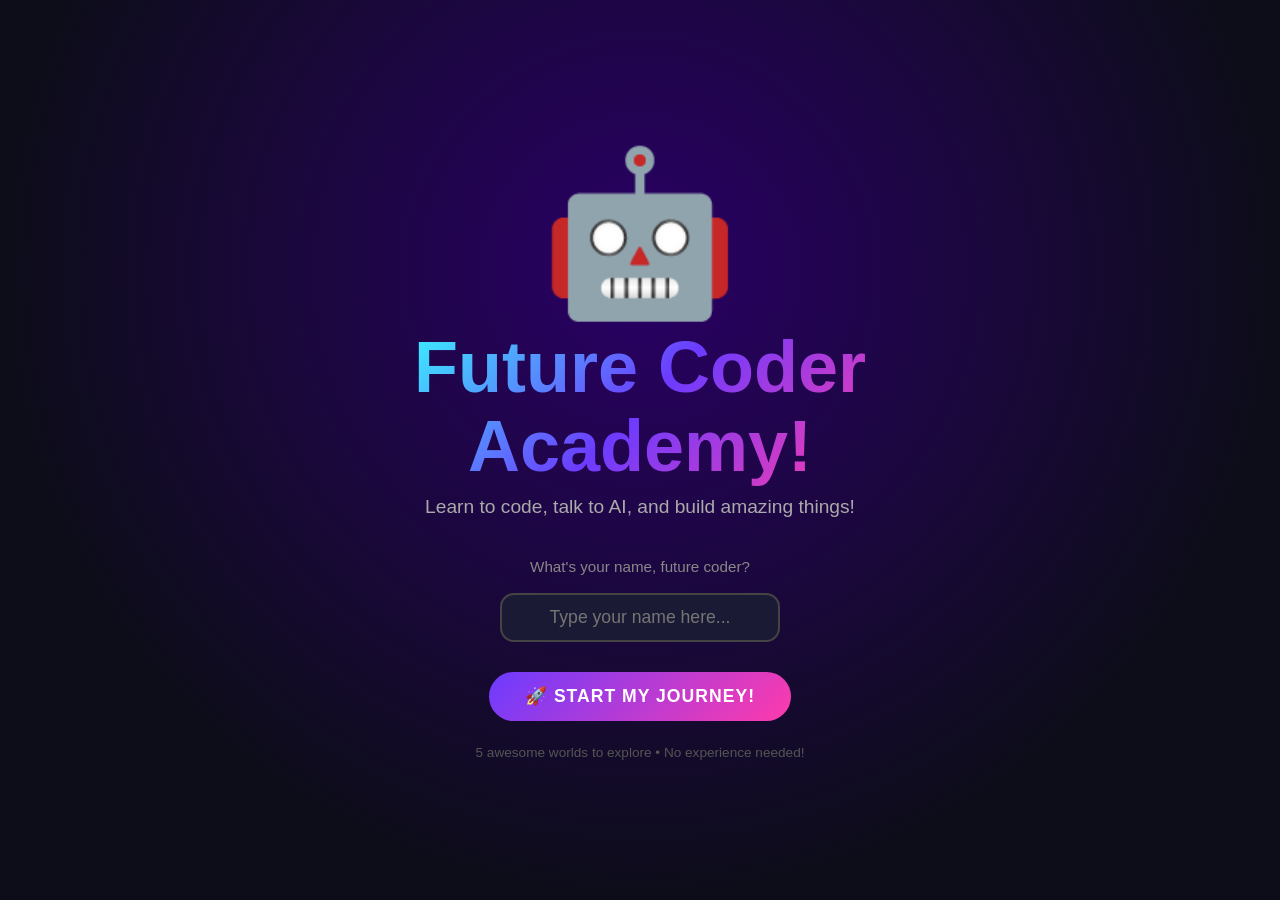
<file: kids-coder.html>
<!DOCTYPE html>
<html lang="en">
<head>
<meta charset="UTF-8">
<meta name="viewport" content="width=device-width, initial-scale=1.0">
<title>Future Coder Academy!</title>
<style>
* { margin: 0; padding: 0; box-sizing: border-box; }

:root {
  --purple: #6c3bff;
  --pink: #ff3bac;
  --cyan: #3bf0ff;
  --yellow: #ffe03b;
  --green: #3bff8a;
  --orange: #ff8c3b;
  --dark: #0d0d1a;
  --card: #1a1a35;
  --card2: #22224a;
}

body {
  font-family: 'Segoe UI', Arial, sans-serif;
  background: var(--dark);
  color: #fff;
  min-height: 100vh;
  overflow-x: hidden;
}

/* ── Stars background ── */
.stars {
  position: fixed; top: 0; left: 0; width: 100%; height: 100%;
  pointer-events: none; z-index: 0;
  overflow: hidden;
}
.star {
  position: absolute;
  background: #fff;
  border-radius: 50%;
  animation: twinkle 3s infinite;
}
@keyframes twinkle {
  0%,100% { opacity: 0.2; } 50% { opacity: 1; }
}

/* ── Layout ── */
#app { position: relative; z-index: 1; }

/* ── SCREEN base ── */
.screen {
  display: none;
  min-height: 100vh;
  padding: 20px;
  flex-direction: column;
  align-items: center;
  justify-content: center;
}
.screen.active { display: flex; }

/* ── WELCOME ── */
#welcome { background: radial-gradient(ellipse at 50% 30%, #2a0066 0%, var(--dark) 70%); }
.logo { font-size: clamp(2rem, 8vw, 4.5rem); font-weight: 900; text-align: center;
  background: linear-gradient(135deg, var(--cyan), var(--purple), var(--pink));
  -webkit-background-clip: text; -webkit-text-fill-color: transparent; background-clip: text;
  line-height: 1.1; margin-bottom: 10px;
}
.tagline { color: #aaa; font-size: clamp(0.9rem, 3vw, 1.2rem); text-align: center; margin-bottom: 40px; }
.robot { font-size: clamp(5rem, 20vw, 10rem); animation: float 3s ease-in-out infinite; display: block; text-align: center; }
@keyframes float { 0%,100% { transform: translateY(0); } 50% { transform: translateY(-20px); } }

/* ── Buttons ── */
.btn {
  padding: 14px 36px; border: none; border-radius: 50px; font-size: 1.1rem;
  font-weight: 700; cursor: pointer; transition: all 0.2s; display: inline-flex;
  align-items: center; gap: 10px; text-transform: uppercase; letter-spacing: 1px;
}
.btn:hover { transform: scale(1.07); box-shadow: 0 0 30px rgba(108,59,255,0.6); }
.btn:active { transform: scale(0.97); }
.btn-primary { background: linear-gradient(135deg, var(--purple), var(--pink)); color: #fff; }
.btn-secondary { background: linear-gradient(135deg, var(--cyan), var(--green)); color: #000; }
.btn-yellow { background: linear-gradient(135deg, var(--yellow), var(--orange)); color: #000; }
.btn-sm { padding: 8px 20px; font-size: 0.85rem; border-radius: 30px; }
.btn-option {
  background: var(--card2); border: 2px solid #444; color: #fff;
  padding: 14px 20px; border-radius: 16px; font-size: 1rem; font-weight: 600;
  cursor: pointer; width: 100%; text-align: left; transition: all 0.2s;
  margin-bottom: 10px;
}
.btn-option:hover { border-color: var(--purple); background: #2a2a55; transform: translateX(5px); }
.btn-option.correct { border-color: var(--green); background: #0d3320; color: var(--green); }
.btn-option.wrong   { border-color: #ff4444; background: #330d0d; color: #ff6666; }

/* ── Progress bar ── */
.progress-bar-wrap { width: 100%; max-width: 600px; background: #222; border-radius: 20px;
  height: 12px; margin: 10px auto 30px; overflow: hidden; }
.progress-bar { height: 100%; border-radius: 20px; transition: width 0.5s;
  background: linear-gradient(90deg, var(--purple), var(--pink)); }

/* ── World map ── */
#worldmap { background: radial-gradient(ellipse at 50% 20%, #001a44 0%, var(--dark) 70%); }
.world-title { font-size: clamp(1.5rem, 5vw, 2.5rem); font-weight: 900; margin-bottom: 8px; text-align: center; }
.world-subtitle { color: #888; margin-bottom: 40px; text-align: center; font-size: 1rem; }
.worlds-grid {
  display: grid; grid-template-columns: repeat(auto-fit, minmax(260px, 1fr));
  gap: 18px; width: 100%; max-width: 960px;
}
.world-card {
  background: var(--card); border-radius: 20px; padding: 24px;
  border: 2px solid #333; cursor: pointer; transition: all 0.25s;
  position: relative; overflow: hidden;
}
.world-card::before {
  content: ''; position: absolute; top: 0; left: 0; right: 0; height: 4px;
}
.world-card:nth-child(1)::before { background: var(--cyan); }
.world-card:nth-child(2)::before { background: var(--yellow); }
.world-card:nth-child(3)::before { background: var(--pink); }
.world-card:nth-child(4)::before { background: var(--green); }
.world-card:nth-child(5)::before { background: var(--orange); }
.world-card:hover { transform: translateY(-6px); border-color: var(--purple);
  box-shadow: 0 10px 40px rgba(108,59,255,0.3); }
.world-card.locked { opacity: 0.4; cursor: not-allowed; }
.world-card.locked:hover { transform: none; box-shadow: none; }
.world-card.done { border-color: var(--green); }
.world-emoji { font-size: 3rem; margin-bottom: 12px; display: block; }
.world-name { font-size: 1.2rem; font-weight: 800; margin-bottom: 6px; }
.world-desc { color: #999; font-size: 0.9rem; line-height: 1.4; }
.world-badge { position: absolute; top: 14px; right: 14px; background: var(--green);
  color: #000; font-size: 0.75rem; font-weight: 700; padding: 3px 10px; border-radius: 20px; }
.stars-display { display: flex; align-items: center; gap: 6px; font-size: 1.1rem;
  font-weight: 700; color: var(--yellow); margin-bottom: 30px; }

/* ── Lesson screen ── */
#lesson { background: radial-gradient(ellipse at 50% 0%, #1a0044 0%, var(--dark) 60%); }
.lesson-header { width: 100%; max-width: 700px; margin-bottom: 20px; }
.lesson-nav { display: flex; justify-content: space-between; align-items: center; margin-bottom: 10px; }
.lesson-label { font-size: 0.8rem; color: #888; text-transform: uppercase; letter-spacing: 2px; }
.lesson-title { font-size: clamp(1.4rem, 5vw, 2.2rem); font-weight: 900; }
.lesson-card {
  background: var(--card); border-radius: 24px; padding: 30px;
  max-width: 700px; width: 100%; border: 1px solid #333;
}
.lesson-emoji { font-size: 4rem; text-align: center; display: block; margin-bottom: 20px; }
.lesson-text { font-size: clamp(1rem, 3vw, 1.15rem); line-height: 1.8; color: #ddd; margin-bottom: 24px; }
.lesson-text b { color: var(--cyan); }
.lesson-text .highlight { background: rgba(108,59,255,0.25); border-radius: 8px;
  padding: 12px 16px; display: block; margin: 16px 0; border-left: 3px solid var(--purple); }
.lesson-text .tip { background: rgba(59,255,138,0.1); border-radius: 8px;
  padding: 12px 16px; display: block; margin: 16px 0; border-left: 3px solid var(--green); color: #ccc; }

/* ── Quiz ── */
.quiz-q { font-size: clamp(1rem, 3vw, 1.2rem); font-weight: 700; margin-bottom: 20px; color: var(--cyan); }
.quiz-feedback { font-size: 1.1rem; font-weight: 700; padding: 14px 20px; border-radius: 14px;
  text-align: center; margin-top: 16px; display: none; }
.quiz-feedback.correct-fb { background: rgba(59,255,138,0.15); color: var(--green); border: 1px solid var(--green); display: block; }
.quiz-feedback.wrong-fb   { background: rgba(255,68,68,0.15); color: #ff8888; border: 1px solid #ff4444; display: block; }

/* ── Code block ── */
.code-block {
  background: #0a0a1a; border: 1px solid #333; border-radius: 12px;
  padding: 16px 20px; font-family: 'Courier New', monospace; font-size: 0.95rem;
  line-height: 1.8; color: #e0e0e0; margin: 16px 0; overflow-x: auto;
}
.code-block .kw { color: var(--purple); font-weight: bold; }
.code-block .str { color: var(--yellow); }
.code-block .fn { color: var(--cyan); }
.code-block .cm { color: #666; font-style: italic; }

/* ── Drag blocks activity ── */
.blocks-area {
  display: flex; flex-wrap: wrap; gap: 10px; padding: 16px;
  background: #0a0a1a; border-radius: 14px; min-height: 60px;
  border: 2px dashed #333; margin-bottom: 12px;
}
.block {
  padding: 10px 18px; border-radius: 10px; font-weight: 700; font-size: 0.9rem;
  cursor: grab; user-select: none; transition: all 0.15s;
  border: 2px solid transparent;
}
.block:hover { transform: scale(1.05); }
.block:active { cursor: grabbing; transform: scale(0.97); }
.block-move   { background: rgba(108,59,255,0.3); border-color: var(--purple); color: #ddd; }
.block-turn   { background: rgba(255,59,172,0.3); border-color: var(--pink); color: #ddd; }
.block-say    { background: rgba(59,240,255,0.3); border-color: var(--cyan); color: #ddd; }
.block-action { background: rgba(255,224,59,0.3); border-color: var(--yellow); color: #ddd; }
.blocks-label { font-size: 0.8rem; color: #666; text-transform: uppercase; letter-spacing: 1px; margin-bottom: 6px; }

/* ── Robot runner ── */
#robot-display {
  width: 100%; background: #0a0a1a; border-radius: 14px; padding: 16px;
  min-height: 100px; display: flex; align-items: center; justify-content: flex-start;
  margin-top: 12px; overflow: hidden; position: relative;
}
#robot-runner { font-size: 2.5rem; transition: all 0.5s; position: relative; }
#robot-speech { position: absolute; top: 10px; left: 50%; transform: translateX(-50%);
  background: var(--card2); padding: 8px 14px; border-radius: 12px; font-size: 0.85rem;
  white-space: nowrap; display: none; border: 1px solid #444; }

/* ── Prompt builder ── */
.prompt-input {
  width: 100%; background: #0a0a1a; border: 2px solid #444; color: #fff;
  border-radius: 14px; padding: 14px 18px; font-size: 1rem; font-family: inherit;
  resize: vertical; min-height: 80px; transition: border-color 0.2s;
}
.prompt-input:focus { outline: none; border-color: var(--purple); }
.prompt-response {
  background: linear-gradient(135deg, rgba(108,59,255,0.1), rgba(255,59,172,0.1));
  border: 1px solid #444; border-radius: 14px; padding: 16px 18px;
  margin-top: 14px; font-size: 0.95rem; line-height: 1.7; color: #ddd;
  display: none;
}
.ai-label { font-size: 0.75rem; color: var(--purple); text-transform: uppercase;
  letter-spacing: 2px; margin-bottom: 8px; font-weight: 700; }

/* ── Celebration ── */
.confetti-container { position: fixed; top: 0; left: 0; width: 100%; height: 100%;
  pointer-events: none; z-index: 1000; overflow: hidden; }
.confetti-piece {
  position: absolute; width: 10px; height: 10px; top: -10px;
  animation: confetti-fall linear forwards;
}
@keyframes confetti-fall {
  to { transform: translateY(110vh) rotate(720deg); opacity: 0; }
}

/* ── Certificate ── */
#certificate {
  text-align: center; max-width: 640px; background: var(--card);
  border-radius: 28px; padding: 40px; border: 3px solid var(--yellow);
  box-shadow: 0 0 60px rgba(255,224,59,0.2);
}
#certificate h1 { font-size: clamp(1.6rem, 5vw, 2.5rem); font-weight: 900;
  background: linear-gradient(135deg, var(--yellow), var(--orange));
  -webkit-background-clip: text; -webkit-text-fill-color: transparent; background-clip: text; }
#certificate .cert-name { font-size: clamp(1.4rem, 4vw, 2rem); font-weight: 900; color: var(--cyan);
  margin: 16px 0; }
#certificate p { color: #bbb; line-height: 1.7; margin-bottom: 16px; }
.cert-badges { display: flex; flex-wrap: wrap; gap: 10px; justify-content: center;
  margin: 20px 0; }
.cert-badge { background: var(--card2); padding: 8px 16px; border-radius: 20px;
  font-size: 0.85rem; font-weight: 700; border: 1px solid #444; }

/* ── Utility ── */
.mt-20 { margin-top: 20px; }
.text-center { text-align: center; }
.flex-center { display: flex; align-items: center; justify-content: center; gap: 12px; }
.gap-12 { gap: 12px; }
.hidden { display: none !important; }

/* ── Responsive ── */
@media (max-width: 480px) {
  .lesson-card { padding: 20px; }
  .btn { padding: 12px 24px; font-size: 0.95rem; }
}
</style>
</head>
<body>

<!-- Stars -->
<div class="stars" id="stars"></div>

<!-- Confetti container -->
<div class="confetti-container" id="confetti"></div>

<div id="app">

<!-- ══════════════════════════════════════
     SCREEN 0 — WELCOME
══════════════════════════════════════ -->
<section class="screen active" id="welcome">
  <span class="robot">🤖</span>
  <div class="logo">Future Coder<br>Academy!</div>
  <p class="tagline">Learn to code, talk to AI, and build amazing things!</p>
  <div style="margin-bottom:30px; text-align:center;">
    <p style="color:#888; font-size:0.95rem; margin-bottom:18px;">What's your name, future coder?</p>
    <input id="player-name" type="text" placeholder="Type your name here..." maxlength="20"
      style="background:#1a1a35; border:2px solid #444; color:#fff; border-radius:14px;
             padding:12px 20px; font-size:1.1rem; width:280px; text-align:center;
             outline:none; font-family:inherit;"
      onfocus="this.style.borderColor='#6c3bff'"
      onblur="this.style.borderColor='#444'">
  </div>
  <button class="btn btn-primary" onclick="startJourney()">
    🚀 Start My Journey!
  </button>
  <p style="margin-top:24px; color:#555; font-size:0.85rem;">5 awesome worlds to explore • No experience needed!</p>
</section>

<!-- ══════════════════════════════════════
     SCREEN 1 — WORLD MAP
══════════════════════════════════════ -->
<section class="screen" id="worldmap">
  <div class="world-title">Choose Your World, <span id="map-name" style="color:var(--cyan)"></span>!</div>
  <div class="world-subtitle">Complete each world to unlock the next one</div>
  <div class="stars-display">
    <span>⭐</span> <span id="star-count">0</span> stars collected
  </div>
  <div class="worlds-grid">
    <div class="world-card" id="world-card-0" onclick="openWorld(0)">
      <span class="world-emoji">🍳</span>
      <div class="world-name">World 1: What is Code?</div>
      <div class="world-desc">Discover that code is just instructions — like a recipe for computers!</div>
    </div>
    <div class="world-card locked" id="world-card-1" onclick="openWorld(1)">
      <span class="world-emoji">🧩</span>
      <div class="world-name">World 2: Think Like a Computer</div>
      <div class="world-desc">Learn about sequences, steps, and how computers follow instructions exactly.</div>
    </div>
    <div class="world-card locked" id="world-card-2" onclick="openWorld(2)">
      <span class="world-emoji">🧠</span>
      <div class="world-name">World 3: Meet AI!</div>
      <div class="world-desc">What is Artificial Intelligence? How does it learn? It's pretty amazing!</div>
    </div>
    <div class="world-card locked" id="world-card-3" onclick="openWorld(3)">
      <span class="world-emoji">💬</span>
      <div class="world-name">World 4: Talk to AI</div>
      <div class="world-desc">Learn to write great "prompts" — the superpower for working with AI!</div>
    </div>
    <div class="world-card locked" id="world-card-4" onclick="openWorld(4)">
      <span class="world-emoji">⚡</span>
      <div class="world-name">World 5: Claude Code!</div>
      <div class="world-desc">Meet Claude Code — an AI that builds things for you. YOU are the boss!</div>
    </div>
  </div>
  <div class="mt-20">
    <button class="btn btn-sm" style="background:#222; color:#888; border:1px solid #333;"
      onclick="showCertificate()">🏆 See My Certificate</button>
  </div>
</section>

<!-- ══════════════════════════════════════
     SCREEN 2 — LESSON / ACTIVITY
══════════════════════════════════════ -->
<section class="screen" id="lesson">
  <div class="lesson-header">
    <div class="lesson-nav">
      <button class="btn btn-sm" style="background:#222; border:1px solid #333; color:#888;"
        onclick="goToMap()">← Map</button>
      <div class="lesson-label" id="lesson-world-label"></div>
      <div style="color:var(--yellow); font-weight:700;">⭐ <span id="lesson-stars"></span></div>
    </div>
    <div class="progress-bar-wrap">
      <div class="progress-bar" id="lesson-progress"></div>
    </div>
    <div class="lesson-title" id="lesson-title"></div>
  </div>
  <div class="lesson-card" id="lesson-card">
    <!-- content injected by JS -->
  </div>
</section>

<!-- ══════════════════════════════════════
     SCREEN 3 — CERTIFICATE
══════════════════════════════════════ -->
<section class="screen" id="cert-screen">
  <div id="certificate">
    <div style="font-size:3.5rem; margin-bottom:16px;">🏆</div>
    <h1>Certificate of Achievement</h1>
    <p style="margin-top:8px; color:#777; font-size:0.9rem;">This certifies that</p>
    <div class="cert-name" id="cert-player-name">Future Coder</div>
    <p>has completed the <b style="color:#fff">Future Coder Academy</b> and is now an<br>
       <b style="color:var(--yellow)">AI-Powered Coder of Tomorrow!</b></p>
    <div class="cert-badges" id="cert-badges"></div>
    <p style="color:#888; font-size:0.9rem;">
      You know what code is, how computers think, what AI is,<br>
      how to write prompts, and how to use Claude Code.<br>
      <b style="color:var(--cyan)">The future belongs to you! 🚀</b>
    </p>
    <div class="mt-20 flex-center">
      <button class="btn btn-yellow" onclick="celebrate(); goToMap();">🎉 Keep Learning!</button>
    </div>
  </div>
</section>

</div><!-- #app -->

<script>
// ════════════════════════════════════════
//  STATE
// ════════════════════════════════════════
const state = {
  playerName: 'Future Coder',
  stars: 0,
  worldsComplete: [false, false, false, false, false],
  currentWorld: 0,
  currentStep: 0,
};

// ════════════════════════════════════════
//  STARS BACKGROUND
// ════════════════════════════════════════
(function createStars() {
  const container = document.getElementById('stars');
  for (let i = 0; i < 80; i++) {
    const s = document.createElement('div');
    s.className = 'star';
    const size = Math.random() * 3 + 1;
    s.style.cssText = `
      width:${size}px; height:${size}px;
      top:${Math.random()*100}%; left:${Math.random()*100}%;
      animation-delay:${Math.random()*3}s;
      animation-duration:${2+Math.random()*3}s;
    `;
    container.appendChild(s);
  }
})();

// ════════════════════════════════════════
//  NAVIGATION
// ════════════════════════════════════════
function showScreen(id) {
  document.querySelectorAll('.screen').forEach(s => s.classList.remove('active'));
  document.getElementById(id).classList.add('active');
  window.scrollTo(0,0);
}

function startJourney() {
  const name = document.getElementById('player-name').value.trim() || 'Future Coder';
  state.playerName = name;
  document.getElementById('map-name').textContent = name;
  document.getElementById('cert-player-name').textContent = name;
  showScreen('worldmap');
}

function goToMap() {
  updateMap();
  showScreen('worldmap');
}

function updateMap() {
  document.getElementById('star-count').textContent = state.stars;
  for (let i = 0; i < 5; i++) {
    const card = document.getElementById('world-card-'+i);
    if (!card) continue;
    if (state.worldsComplete[i]) {
      card.classList.remove('locked');
      if (!card.querySelector('.world-badge')) {
        const b = document.createElement('div');
        b.className = 'world-badge'; b.textContent = '✓ Done!';
        card.appendChild(b);
      }
    }
    // unlock next
    if (i > 0 && state.worldsComplete[i-1]) {
      card.classList.remove('locked');
    }
  }
}

// ════════════════════════════════════════
//  WORLDS DATA
// ════════════════════════════════════════
const worlds = [

  // ── WORLD 0: What is Code? ──────────────
  {
    name: 'What is Code?',
    color: '#3bf0ff',
    steps: [
      {
        type: 'lesson',
        title: 'Code is Just Instructions!',
        emoji: '🍳',
        text: `Imagine you want to make a sandwich. You need to follow steps:
          <span class="highlight">1. Get two slices of bread<br>2. Add peanut butter<br>3. Add jelly<br>4. Press them together<br>5. Eat and enjoy!</span>
          <b>Code is exactly the same thing</b> — but instead of telling a person what to do,
          you're telling a <b>computer</b> what to do, step by step!
          <span class="tip">💡 Fun fact: The first "coder" ever was Ada Lovelace — a woman in the 1800s! She wrote instructions for a machine before computers even existed.</span>`,
      },
      {
        type: 'lesson',
        title: 'Computers are Very Obedient (but Literal!)',
        emoji: '🤖',
        text: `Computers do EXACTLY what you tell them. Not more, not less.
          <span class="highlight">If you said "put the bread on the table" and forgot to say "open the bag first" — the computer would try to put bread on the table <b>through the bag!</b></span>
          This is why coding is like a superpower — you have to think carefully and be very <b>precise</b> (that means exact and clear).
          <span class="tip">💡 When code has a mistake, it's called a <b style="color:var(--pink)">bug</b>! Fixing bugs is called <b style="color:var(--pink)">debugging</b>. Even the best coders debug their code every day!</span>`,
      },
      {
        type: 'quiz',
        title: 'Quick Check!',
        emoji: '🧪',
        question: 'What is "code"?',
        options: [
          { text: '🎮 A video game you play', correct: false, explain: 'Not quite! Games are made WITH code, but code itself is something else.' },
          { text: '📋 Instructions that tell a computer what to do', correct: true, explain: 'YES! Perfect! Code is step-by-step instructions for computers.' },
          { text: '🔐 A secret password', correct: false, explain: 'Nope! Passwords are sometimes called codes, but programming code is different.' },
          { text: '📺 A TV show', correct: false, explain: 'Haha, not quite! TV shows are made using code though!' },
        ],
      },
      {
        type: 'quiz',
        title: 'Spot the Bug!',
        emoji: '🐛',
        question: `You want to make a robot draw a circle, but something is wrong:\n\n1. Pick up pen\n2. Move in a big circle\n3. Put pen down\n\nWhat's the bug?`,
        options: [
          { text: '🔢 There are too many steps', correct: false, explain: 'Nope! The number of steps is fine — but the order has a problem.' },
          { text: '🔄 Steps 1 and 3 are in the wrong order', correct: true, explain: 'Great catch! You need to put the pen DOWN before you move — otherwise nothing gets drawn!' },
          { text: '🔵 Circles are impossible to draw', correct: false, explain: "Circles are totally possible! Try again." },
          { text: '✅ Nothing is wrong', correct: false, explain: "Actually, look at the order: the pen goes DOWN after moving — that won't draw anything!" },
        ],
      },
    ],
  },

  // ── WORLD 1: Think Like a Computer ─────
  {
    name: 'Think Like a Computer',
    color: '#ffe03b',
    steps: [
      {
        type: 'lesson',
        title: 'Sequences: Order Matters!',
        emoji: '🔢',
        text: `Computers follow instructions <b>one at a time, in order</b>. This is called a <b>sequence</b>.
          <span class="highlight">Imagine getting dressed for school:<br>1. Put on socks<br>2. Put on shoes<br>
          If you swap steps 1 and 2, you'd put shoes on before socks — silly!</span>
          In code, putting things in the right order is <b>super</b> important.
          <span class="tip">💡 When you write code or give instructions to an AI, always think: "Is this in the right order?"</span>`,
      },
      {
        type: 'blocks',
        title: 'Robot Dance Party!',
        emoji: '🕺',
        text: 'Drag the blocks into the right order to make the robot dance! The robot needs to: <b>MOVE forward → TURN around → SAY "Woohoo!"</b>',
      },
      {
        type: 'lesson',
        title: 'Loops: Do it Again and Again!',
        emoji: '🔁',
        text: `What if you want to draw 100 circles? You don't have to write "draw circle" 100 times!
          Programmers use <b>loops</b> — a way to repeat instructions.
          <div class="code-block">
            <span class="cm">// Without a loop (hard way!):</span><br>
            <span class="fn">drawCircle</span>()<br>
            <span class="fn">drawCircle</span>()<br>
            <span class="fn">drawCircle</span>()<br>
            ...<span class="cm"> x100!</span><br><br>
            <span class="cm">// With a loop (smart way!):</span><br>
            <span class="kw">repeat</span> 100 <span class="kw">times</span> {<br>
            &nbsp;&nbsp;<span class="fn">drawCircle</span>()<br>
            }
          </div>
          <span class="tip">💡 Loops are one of the most powerful ideas in all of coding. Real AI programs loop millions of times!</span>`,
      },
      {
        type: 'quiz',
        title: 'Loop Master!',
        emoji: '🏆',
        question: 'You want a robot to say "Hello!" 5 times. What\'s the smartest way?',
        options: [
          { text: '📝 Write say("Hello!") five times', correct: false, explain: "That works, but it's not smart! What if you needed 1000 times?" },
          { text: '🔁 Use: repeat 5 times { say("Hello!") }', correct: true, explain: "BRILLIANT! A loop is the smart, clean way to repeat things. Coders love loops!" },
          { text: '🤷 It\'s impossible to do it 5 times', correct: false, explain: "Of course it's possible! Think about how to repeat instructions..." },
          { text: '💬 Ask a friend to count for you', correct: false, explain: "Haha! But the computer can count for us — that's what loops do!" },
        ],
      },
    ],
  },

  // ── WORLD 2: Meet AI! ───────────────────
  {
    name: 'Meet AI!',
    color: '#ff3bac',
    steps: [
      {
        type: 'lesson',
        title: 'What is Artificial Intelligence?',
        emoji: '🧠',
        text: `<b>Artificial</b> means "made by humans." <b>Intelligence</b> means "being smart."
          So AI = <b>human-made smartness</b>!
          <span class="highlight">Imagine you showed a toddler 1,000,000 pictures of cats and dogs, saying "cat" or "dog" each time. Eventually they'd get really good at telling them apart!<br><br>
          AI learns the same way — by looking at <b>millions of examples</b>.</span>
          <span class="tip">💡 Claude (the AI you might use!) has read more books and websites than any human could read in 1,000 lifetimes!</span>`,
      },
      {
        type: 'lesson',
        title: 'AI is Like a Super-Smart Friend',
        emoji: '✨',
        text: `Imagine having a friend who:
          <span class="highlight">
          🎨 Can draw anything you describe<br>
          📖 Has read every book ever written<br>
          💻 Can write code for you<br>
          🌍 Speaks every language<br>
          🧮 Can do maths super fast<br>
          💡 Never gets tired or grumpy
          </span>
          That's what AI can be for you! But here's the <b>really important</b> part:
          <span class="tip">💡 <b>YOU</b> are still the boss. AI is a tool — like a calculator or a hammer. The brilliant ideas come from <b>your brain</b>. AI helps you build them!</span>`,
      },
      {
        type: 'quiz',
        title: 'AI Quiz!',
        emoji: '🤖',
        question: 'How does AI learn to do things?',
        options: [
          { text: '👨‍💻 A person programs every single answer in', correct: false, explain: "Not quite! Programmers build the AI, but they can't put in every possible answer manually." },
          { text: '📚 It studies millions and millions of examples', correct: true, explain: "YES! AI learns from huge amounts of examples — this is called Machine Learning!" },
          { text: '🔮 It uses magic', correct: false, explain: "It might seem like magic, but it's really clever math and millions of examples!" },
          { text: '😴 It learns while sleeping, like humans', correct: false, explain: "Haha! AI doesn't need sleep. But it does learn from examples, kind of like studying." },
        ],
      },
      {
        type: 'quiz',
        title: 'You and AI!',
        emoji: '🤝',
        question: 'When working with AI, who comes up with the great ideas?',
        options: [
          { text: '🤖 The AI always decides everything', correct: false, explain: "Nope! AI helps, but it doesn't have your creativity, experiences, or dreams!" },
          { text: '🧒 You do! AI is your powerful tool', correct: true, explain: "EXACTLY RIGHT! You're the creative genius. AI is your supercharged helper. Together you're unstoppable!" },
          { text: '🤷 Nobody — it just happens randomly', correct: false, explain: "Not at all! Great things come from great thinkers — that's you!" },
          { text: '👩‍💻 Only professional adults can use AI', correct: false, explain: "No way! Kids are amazing at using AI. You're learning right now!" },
        ],
      },
    ],
  },

  // ── WORLD 3: Talk to AI ─────────────────
  {
    name: 'Talk to AI',
    color: '#3bff8a',
    steps: [
      {
        type: 'lesson',
        title: 'What is a Prompt?',
        emoji: '💬',
        text: `When you talk to an AI, what you type or say is called a <b>prompt</b>.
          A great prompt is like a <b>great question or instruction</b> — the better you ask, the better the answer!
          <span class="highlight">
          ❌ Bad prompt: "dog"<br><br>
          ✅ Better prompt: "Tell me 3 fun facts about dogs"<br><br>
          ✨ Great prompt: "I'm 8 years old and love animals. Tell me 3 amazing and funny facts about dogs that would surprise my friends!"
          </span>
          <span class="tip">💡 The skill of writing great prompts is called <b>Prompt Engineering</b>. It's one of the most valuable skills of the future!</span>`,
      },
      {
        type: 'lesson',
        title: 'The 3 Secrets of Great Prompts',
        emoji: '🔑',
        text: `<b>Secret 1: Be Specific</b>
          <span class="highlight">Instead of: "Write a story"<br>Say: "Write a short funny story about a robot who learns to make pancakes"</span>
          <b>Secret 2: Give Context</b>
          <span class="highlight">Tell the AI who you are or what you need it for:<br>"I'm 8 years old. Explain what gravity is in a fun way"</span>
          <b>Secret 3: Ask for What You Want</b>
          <span class="highlight">Be clear about the format:<br>"Give me 5 bullet points" or "Write it as a poem" or "Explain it simply"</span>
          <span class="tip">💡 Practice writing prompts every day and you'll get amazingly good at it!</span>`,
      },
      {
        type: 'promptbuilder',
        title: 'Build Your First Prompt!',
        emoji: '✍️',
        text: 'Try writing a prompt to ask the AI something. Use the secrets you just learned! Then click "Ask AI" to see a sample response.',
        examples: [
          { q: 'Tell me about space', a: "Space is HUGE! There are over 2 trillion galaxies in the observable universe. Our Milky Way galaxy alone has 200-400 billion stars — and most of them probably have planets! The nearest star to our Sun is Proxima Centauri, which is so far away that light from it takes 4.2 YEARS to reach us. And if you could travel at the speed of light, you could circle the Earth 7.5 times in just one second! 🚀✨" },
          { q: 'funny story about a robot', a: "Once upon a time, there was a robot named Beep-3000 who really, REALLY wanted to eat pizza. The problem? Robots can't eat! Beep tried putting pizza in his USB port (sparks flew!), his battery compartment (very cheesy), and even his ear speaker (it just played 'Pizza Time' music). Finally, his human friend said: 'Just LOOK at the pizza and be happy for me!' Beep stared at the pizza for 3 hours straight. 'This,' said Beep, 'is the greatest day of my existence.' 🤖🍕" },
          { q: 'explain coding', a: "Coding is like writing a magic recipe for a computer! Imagine you want a robot to make you a sandwich. You'd have to tell it EVERY step: 'Open the bread bag. Take out two slices. Open the peanut butter. Pick up the knife...' If you forget even ONE step, the robot gets confused! That's coding — telling computers exactly what to do, step by step, so they can do amazing things like run games, send messages, and help us learn. Pretty cool, right? 💻✨" },
        ],
      },
      {
        type: 'quiz',
        title: 'Best Prompt Challenge!',
        emoji: '🏆',
        question: 'You want to learn about dinosaurs. Which is the BEST prompt?',
        options: [
          { text: '🦕 "dinosaurs"', correct: false, explain: "Too short! The AI doesn't know what you want to know about dinosaurs." },
          { text: '🦖 "Tell me everything about every dinosaur ever"', correct: false, explain: "Way too broad! 'Everything about every dinosaur' would fill a library. Be more specific!" },
          { text: '✨ "I\'m 8 years old. What are the 3 coolest dinosaur facts that would amaze my class?"', correct: true, explain: "BRILLIANT! You said who you are, what you want (3 facts), and why (for class). The AI can give a perfect answer!" },
          { text: '🤔 "do you know about dinosaurs"', correct: false, explain: "This would just get a 'yes' answer! Ask for what you actually want to know." },
        ],
      },
    ],
  },

  // ── WORLD 4: Claude Code! ───────────────
  {
    name: 'Claude Code!',
    color: '#ff8c3b',
    steps: [
      {
        type: 'lesson',
        title: 'What is Claude Code?',
        emoji: '⚡',
        text: `<b>Claude Code</b> is a special AI that lives right inside your computer's terminal (a black window where you type commands).
          <span class="highlight">You type what you want to BUILD and Claude Code actually <b>creates</b> it for you — writing real code, fixing bugs, making websites, and more!</span>
          It's like having a professional programmer as your best friend who:
          <span class="highlight">
          🏗️ Builds things you describe in plain English<br>
          🐛 Finds and fixes bugs automatically<br>
          📖 Explains what code does<br>
          🚀 Works on BIG projects for hours
          </span>
          <span class="tip">💡 Claude Code was built by a company called <b>Anthropic</b>. Their mission is to make sure AI is safe and helpful for everyone — including YOU!</span>`,
      },
      {
        type: 'lesson',
        title: 'Agentic AI: AI That Takes Action!',
        emoji: '🤖',
        text: `Normal AI just <b>answers questions</b>. But <b>Agentic AI</b> actually <b>does things</b>!
          <span class="highlight">
          🗣️ Normal AI: "Here's how you could build a website..."<br><br>
          ⚡ Agentic AI (like Claude Code): "Done! I just built and tested your website. Here it is!"
          </span>
          Claude Code is agentic — it can:
          <span class="highlight">
          📁 Create and edit files on your computer<br>
          🔍 Search through thousands of lines of code<br>
          🧪 Run tests to check if things work<br>
          🔄 Try things, see if they work, and try again
          </span>
          <span class="tip">💡 This is why learning to give <b>clear instructions</b> (like with prompts!) is so important. The better you describe what you want, the more amazing things agentic AI can build!</span>`,
      },
      {
        type: 'lesson',
        title: 'You Are the Future!',
        emoji: '🚀',
        text: `Here's the amazing truth: the kids who learn to work WITH AI will be able to do things that once took whole teams of people.
          <span class="highlight">
          💡 Have a game idea? Claude Code can help build it.<br>
          🌍 Want to help solve a problem? AI can help you research it.<br>
          🎨 Want to create art? AI can help design it.<br>
          📱 Want to build an app? Claude Code can code it!
          </span>
          The most important skill isn't memorizing code. It's:
          <span class="highlight" style="text-align:center; font-size:1.1em;">
          <b style="color:var(--yellow)">✨ Knowing what you WANT to build<br>
          💬 Asking clearly for what you need<br>
          🧠 Understanding what the AI creates<br>
          🔄 Giving good feedback to improve it</b>
          </span>
          <span class="tip">💡 <b>That's YOU!</b> You're already learning these skills right now. Keep going — you're going to do incredible things.</span>`,
      },
      {
        type: 'quiz',
        title: 'Final Boss Quiz!',
        emoji: '🏆',
        question: 'What makes "agentic AI" like Claude Code special?',
        options: [
          { text: '📚 It knows more facts than normal AI', correct: false, explain: "That's not what makes it special. Normal AI also knows tons of facts!" },
          { text: '⚡ It actually DOES things — creates files, writes and runs code, takes action!', correct: true, explain: "🎉 PERFECT! Agentic AI doesn't just talk — it acts! It builds real things on your computer!" },
          { text: '🎮 It can play video games for you', correct: false, explain: "Ha! Not quite. It builds things rather than playing games (though it could help you build a game!)." },
          { text: '📡 It can connect to the internet', correct: false, explain: "Many AIs can do that — what makes Claude Code special is that it takes real actions and builds things!" },
        ],
      },
    ],
  },
];

// ════════════════════════════════════════
//  WORLD OPEN / STEP RENDER
// ════════════════════════════════════════
function openWorld(worldIndex) {
  // Check locked
  if (worldIndex > 0 && !state.worldsComplete[worldIndex-1]) {
    shakeCard(worldIndex); return;
  }
  state.currentWorld = worldIndex;
  state.currentStep = 0;
  renderStep();
  showScreen('lesson');
}

function shakeCard(i) {
  const card = document.getElementById('world-card-'+i);
  card.style.animation = 'shake 0.5s';
  setTimeout(() => card.style.animation = '', 600);
}

function renderStep() {
  const world = worlds[state.currentWorld];
  const step  = world.steps[state.currentStep];
  const total = world.steps.length;
  const pct   = Math.round((state.currentStep / total) * 100);

  document.getElementById('lesson-world-label').textContent = 'World ' + (state.currentWorld+1) + ': ' + world.name;
  document.getElementById('lesson-title').textContent = step.title;
  document.getElementById('lesson-progress').style.width = pct + '%';
  document.getElementById('lesson-stars').textContent = state.stars;

  const card = document.getElementById('lesson-card');

  if (step.type === 'lesson')       renderLesson(card, step);
  else if (step.type === 'quiz')    renderQuiz(card, step);
  else if (step.type === 'blocks')  renderBlocks(card, step);
  else if (step.type === 'promptbuilder') renderPromptBuilder(card, step);
}

// ── Lesson ──
function renderLesson(card, step) {
  card.innerHTML = `
    <span class="lesson-emoji">${step.emoji}</span>
    <div class="lesson-text">${step.text}</div>
    <div class="text-center">
      <button class="btn btn-primary" onclick="nextStep()">Got it! Next →</button>
    </div>
  `;
}

// ── Quiz ──
function renderQuiz(card, step) {
  const opts = step.options.map((o, i) => `
    <button class="btn-option" id="opt-${i}" onclick="checkAnswer(${i})">
      ${o.text}
    </button>
  `).join('');

  card.innerHTML = `
    <span class="lesson-emoji">${step.emoji}</span>
    <div class="quiz-q">${step.question.replace(/\n/g, '<br>')}</div>
    <div id="quiz-opts">${opts}</div>
    <div class="quiz-feedback" id="quiz-fb"></div>
    <div class="text-center mt-20 hidden" id="quiz-next">
      <button class="btn btn-primary" onclick="nextStep()">Next →</button>
    </div>
  `;
}

function checkAnswer(i) {
  const world = worlds[state.currentWorld];
  const step  = world.steps[state.currentStep];
  const opt   = step.options[i];
  const fb    = document.getElementById('quiz-fb');
  const opts  = document.querySelectorAll('.btn-option');

  opts.forEach(o => o.disabled = true);

  if (opt.correct) {
    opts[i].classList.add('correct');
    fb.className = 'quiz-feedback correct-fb';
    fb.innerHTML = '🎉 ' + opt.explain;
    state.stars += 1;
    document.getElementById('lesson-stars').textContent = state.stars;
    celebrate();
  } else {
    opts[i].classList.add('wrong');
    fb.className = 'quiz-feedback wrong-fb';
    fb.innerHTML = '🤔 ' + opt.explain;
    // show correct
    step.options.forEach((o2, j) => {
      if (o2.correct) opts[j].classList.add('correct');
    });
  }

  document.getElementById('quiz-next').classList.remove('hidden');
}

// ── Blocks ──
let dropZone = [];
function renderBlocks(card, step) {
  dropZone = [];
  const palette = [
    { label: '🚶 Move Forward', cls: 'block-move', id: 'b-move' },
    { label: '🔊 Say "Woohoo!"', cls: 'block-say',  id: 'b-say'  },
    { label: '🔄 Turn Around',  cls: 'block-turn', id: 'b-turn' },
  ];

  const paletteHTML = palette.map(b =>
    `<div class="block ${b.cls}" draggable="true" id="${b.id}"
       ondragstart="dragStart(event,'${b.id}')">${b.label}</div>`
  ).join('');

  card.innerHTML = `
    <span class="lesson-emoji">${step.emoji}</span>
    <div class="lesson-text">${step.text}</div>
    <div class="blocks-label">Available Blocks (drag them!)</div>
    <div class="blocks-area" id="palette">${paletteHTML}</div>
    <div class="blocks-label">Your Program (drag here in the right order)</div>
    <div class="blocks-area" id="dropzone"
      ondragover="event.preventDefault()"
      ondrop="dropBlock(event)"
      style="min-height:70px; border-color:#555;"></div>
    <div id="robot-display">
      <span id="robot-runner">🤖</span>
      <div id="robot-speech"></div>
    </div>
    <div class="flex-center mt-20">
      <button class="btn btn-sm" style="background:#333; color:#aaa;" onclick="clearDropzone()">🗑 Clear</button>
      <button class="btn btn-primary" onclick="runBlocks()">▶ Run Program!</button>
    </div>
    <div class="quiz-feedback hidden" id="blocks-fb"></div>
    <div class="text-center mt-20 hidden" id="blocks-next">
      <button class="btn btn-secondary" onclick="nextStep()">Next →</button>
    </div>
  `;
}

let draggingId = null;
function dragStart(e, id) { draggingId = id; e.dataTransfer.effectAllowed = 'copy'; }
function dropBlock(e) {
  e.preventDefault();
  if (!draggingId) return;
  const src = document.getElementById(draggingId);
  const clone = src.cloneNode(true);
  clone.id = draggingId + '-' + Date.now();
  clone.removeAttribute('ondragstart');
  clone.draggable = false;
  clone.style.cursor = 'default';
  clone.onclick = null;
  document.getElementById('dropzone').appendChild(clone);
  draggingId = null;
}
function clearDropzone() {
  document.getElementById('dropzone').innerHTML = '';
}

function runBlocks() {
  const dz = document.getElementById('dropzone');
  const blocks = Array.from(dz.children).map(b => b.id.split('-')[1]);
  const robot = document.getElementById('robot-runner');
  const speech = document.getElementById('robot-speech');
  const fb = document.getElementById('blocks-fb');

  // correct order: move, turn, say
  const correct = ['move','turn','say'];
  const isCorrect = blocks.length === 3 &&
    blocks[0] === 'move' && blocks[1] === 'turn' && blocks[2] === 'say';

  // animate robot regardless
  robot.style.transform = 'translateX(60px)';
  setTimeout(() => {
    robot.style.transform = 'translateX(60px) scaleX(-1)';
    setTimeout(() => {
      speech.textContent = '🎉 Woohoo!';
      speech.style.display = 'block';
      setTimeout(() => speech.style.display = 'none', 2000);
    }, 500);
  }, 600);

  setTimeout(() => {
    robot.style.transform = 'translateX(0)';
    if (isCorrect) {
      fb.className = 'quiz-feedback correct-fb';
      fb.textContent = '🎉 Perfect order! Your robot danced exactly right! +1 star!';
      fb.classList.remove('hidden');
      state.stars += 1;
      document.getElementById('lesson-stars').textContent = state.stars;
      celebrate();
      document.getElementById('blocks-next').classList.remove('hidden');
    } else if (blocks.length === 3) {
      fb.className = 'quiz-feedback wrong-fb';
      fb.textContent = '🤔 The robot tried but the order was a bit off. Try: Move → Turn → Say!';
      fb.classList.remove('hidden');
    } else {
      fb.className = 'quiz-feedback wrong-fb';
      fb.textContent = '⚠️ Add all 3 blocks first, then run!';
      fb.classList.remove('hidden');
    }
  }, 1400);
}

// ── Prompt Builder ──
function renderPromptBuilder(card, step) {
  card.innerHTML = `
    <span class="lesson-emoji">${step.emoji}</span>
    <div class="lesson-text">${step.text}</div>
    <div class="blocks-label">Your Prompt</div>
    <textarea class="prompt-input" id="prompt-input" placeholder="Type your prompt here... (try using the 3 secrets!)"
      oninput="updatePromptHints()"></textarea>
    <div id="prompt-hints" style="font-size:0.8rem; color:#666; margin:6px 0 14px; min-height:20px;"></div>
    <div class="flex-center">
      <button class="btn btn-primary" onclick="simulateAI()">🤖 Ask AI!</button>
      <button class="btn btn-sm" style="background:#222; border:1px solid #444; color:#888;"
        onclick="loadExample()">💡 Show Example</button>
    </div>
    <div class="prompt-response" id="prompt-response">
      <div class="ai-label">🤖 Claude says:</div>
      <div id="response-text"></div>
    </div>
    <div class="text-center mt-20 hidden" id="prompt-next">
      <button class="btn btn-secondary" onclick="nextStep()">That was awesome! Next →</button>
    </div>
  `;
}

function updatePromptHints() {
  const v = document.getElementById('prompt-input').value;
  const hints = document.getElementById('prompt-hints');
  const tips = [];
  if (v.length > 10) tips.push('<span style="color:var(--green)">✓ Good length</span>');
  if (v.length > 30) tips.push('<span style="color:var(--green)">✓ Detailed</span>');
  if (/\?/.test(v)) tips.push('<span style="color:var(--cyan)">✓ Has a question</span>');
  if (/i am|i\'m|i\'m|year old|years old/i.test(v)) tips.push('<span style="color:var(--yellow)">✓ Gives context</span>');
  hints.innerHTML = tips.join('  ');
}

const aiResponses = [
  "That's a great question! Here's what I know: The universe is about 13.8 billion years old and contains more stars than grains of sand on all of Earth's beaches. Pretty mind-blowing, right? Our own Sun is just one of those 200+ billion stars in the Milky Way. And scientists think there could be over 100 BILLION galaxies out there! 🌟",
  "Wow, I love your curiosity! Did you know that octopuses have THREE hearts, NINE brains (one main brain + one in each arm!), and blue blood? They can also squeeze through any hole bigger than their beak — which is their only hard part! Some octopuses can even walk on land for short periods. 🐙",
  "Here's something amazing to think about: every atom in your body was once inside a star! When old stars explode (called supernovas), they scatter atoms across space. Those atoms became part of Earth, and eventually... YOU! Carl Sagan said it best: 'We are made of star-stuff.' ⭐",
  "Great prompt! Here's a fun fact: honey never goes bad. Archaeologists have found 3,000-year-old honey in Egyptian tombs that was still perfectly edible! Honey is so good at resisting bacteria that it was even used as a wound dressing in ancient medicine. 🍯",
  "I love that you asked! Computers speak in a secret language of 0s and 1s called binary. Everything — every photo, video, and game — is just a huge string of 0s and 1s! For example, the letter 'A' is 01000001. Your brain is actually doing something similar — neurons either fire or they don't, like 1s and 0s! 🧠💻",
];

let exIdx = 0;
function simulateAI() {
  const input = document.getElementById('prompt-input').value.trim();
  if (!input) {
    alert('Type something first! 😊');
    return;
  }
  const resp = document.getElementById('prompt-response');
  const text = document.getElementById('response-text');
  resp.style.display = 'block';

  // pick a response
  const chosen = aiResponses[exIdx % aiResponses.length];
  exIdx++;

  // typewriter
  text.textContent = '';
  let i = 0;
  const timer = setInterval(() => {
    text.textContent += chosen[i++];
    if (i >= chosen.length) {
      clearInterval(timer);
      document.getElementById('prompt-next').classList.remove('hidden');
      state.stars += 1;
      document.getElementById('lesson-stars').textContent = state.stars;
    }
  }, 18);
}

function loadExample() {
  const examples = [
    "I'm 8 years old. Tell me 3 amazing facts about space that would blow my mind!",
    "Explain what loops are in coding using a fun example with pizza",
    "Write me a short funny story about a robot who wants to eat ice cream",
    "I love dinosaurs. What are the 3 biggest dinosaurs that ever lived? Give fun facts!",
  ];
  document.getElementById('prompt-input').value = examples[Math.floor(Math.random()*examples.length)];
  updatePromptHints();
}

// ════════════════════════════════════════
//  NEXT STEP / WORLD COMPLETE
// ════════════════════════════════════════
function nextStep() {
  const world = worlds[state.currentWorld];
  state.currentStep++;

  if (state.currentStep >= world.steps.length) {
    // World complete!
    state.worldsComplete[state.currentWorld] = true;
    state.stars += 3; // bonus stars
    celebrate();
    showWorldComplete();
  } else {
    renderStep();
    window.scrollTo(0,0);
  }
}

function showWorldComplete() {
  const world = worlds[state.currentWorld];
  const card = document.getElementById('lesson-card');
  document.getElementById('lesson-title').textContent = 'World Complete!';
  document.getElementById('lesson-progress').style.width = '100%';

  const nextWorld = state.currentWorld < 4 ? worlds[state.currentWorld+1] : null;

  card.innerHTML = `
    <div style="text-align:center; padding:10px 0;">
      <div style="font-size:5rem; margin-bottom:16px;">🎉</div>
      <div style="font-size:1.6rem; font-weight:900; color:var(--yellow); margin-bottom:8px;">
        World ${state.currentWorld+1} Complete!
      </div>
      <div style="color:#aaa; margin-bottom:20px;">You earned <b style="color:var(--yellow)">+3 bonus stars</b>!</div>
      <div style="font-size:2rem; margin-bottom:20px;">
        ${'⭐'.repeat(Math.min(state.stars, 20))}
      </div>
      <div style="color:#888; font-size:0.95rem; margin-bottom:28px;">
        Total stars: <b style="color:var(--yellow)">${state.stars}</b>
      </div>
      ${nextWorld ? `
        <div style="background:var(--card2); border-radius:16px; padding:16px; margin-bottom:24px; border:1px solid #333;">
          <div style="font-size:0.8rem; color:#666; margin-bottom:6px;">UP NEXT:</div>
          <div style="font-size:1.1rem; font-weight:700;">${nextWorld.name}</div>
        </div>
      ` : `
        <div style="background:linear-gradient(135deg,rgba(108,59,255,0.2),rgba(255,59,172,0.2)); border-radius:16px; padding:16px; margin-bottom:24px; border:1px solid #555;">
          <div style="font-size:1rem; font-weight:700; color:var(--cyan);">🏆 You've completed ALL worlds!</div>
          <div style="color:#aaa; font-size:0.9rem; margin-top:6px;">Check out your certificate below!</div>
        </div>
      `}
      <div class="flex-center">
        <button class="btn btn-primary" onclick="goToMap()">🗺 Back to Map</button>
        ${state.currentWorld === 4 ? `<button class="btn btn-yellow" onclick="showCertificate()">🏆 My Certificate!</button>` : ''}
      </div>
    </div>
  `;
  updateMap();
}

// ════════════════════════════════════════
//  CERTIFICATE
// ════════════════════════════════════════
function showCertificate() {
  document.getElementById('cert-player-name').textContent = state.playerName;
  const badgesData = [
    { done: state.worldsComplete[0], label: '🍳 Code Chef' },
    { done: state.worldsComplete[1], label: '🔢 Sequence Master' },
    { done: state.worldsComplete[2], label: '🧠 AI Explorer' },
    { done: state.worldsComplete[3], label: '💬 Prompt Pro' },
    { done: state.worldsComplete[4], label: '⚡ Claude Coder' },
  ];
  const doneBadges = badgesData.filter(b => b.done);
  const badgeHTML = doneBadges.length
    ? doneBadges.map(b => `<div class="cert-badge">${b.label}</div>`).join('')
    : '<div style="color:#666; font-size:0.9rem;">Complete worlds to earn badges!</div>';

  document.getElementById('cert-badges').innerHTML = badgeHTML;

  const allDone = state.worldsComplete.every(Boolean);
  const certTitle = document.querySelector('#certificate h1');
  if (allDone) {
    certTitle.textContent = '🏆 Master Certificate of Achievement';
    celebrate();
  }

  showScreen('cert-screen');
}

// ════════════════════════════════════════
//  CELEBRATION CONFETTI
// ════════════════════════════════════════
function celebrate() {
  const container = document.getElementById('confetti');
  const colors = ['#6c3bff','#ff3bac','#3bf0ff','#ffe03b','#3bff8a','#ff8c3b'];
  for (let i = 0; i < 40; i++) {
    const p = document.createElement('div');
    p.className = 'confetti-piece';
    p.style.cssText = `
      left:${Math.random()*100}%;
      width:${6+Math.random()*8}px;
      height:${6+Math.random()*8}px;
      background:${colors[Math.floor(Math.random()*colors.length)]};
      border-radius:${Math.random()>0.5?'50%':'2px'};
      animation-duration:${1+Math.random()*2}s;
      animation-delay:${Math.random()*0.5}s;
    `;
    container.appendChild(p);
  }
  setTimeout(() => { container.innerHTML = ''; }, 3500);
}

// ════════════════════════════════════════
//  SHAKE ANIMATION (CSS injection)
// ════════════════════════════════════════
const shakeStyle = document.createElement('style');
shakeStyle.textContent = `
  @keyframes shake {
    0%,100%{transform:translateX(0)}
    20%{transform:translateX(-8px)}
    40%{transform:translateX(8px)}
    60%{transform:translateX(-5px)}
    80%{transform:translateX(5px)}
  }
`;
document.head.appendChild(shakeStyle);

// ════════════════════════════════════════
//  INIT
// ════════════════════════════════════════
document.getElementById('player-name').addEventListener('keydown', e => {
  if (e.key === 'Enter') startJourney();
});
</script>
</body>
</html>
</file>
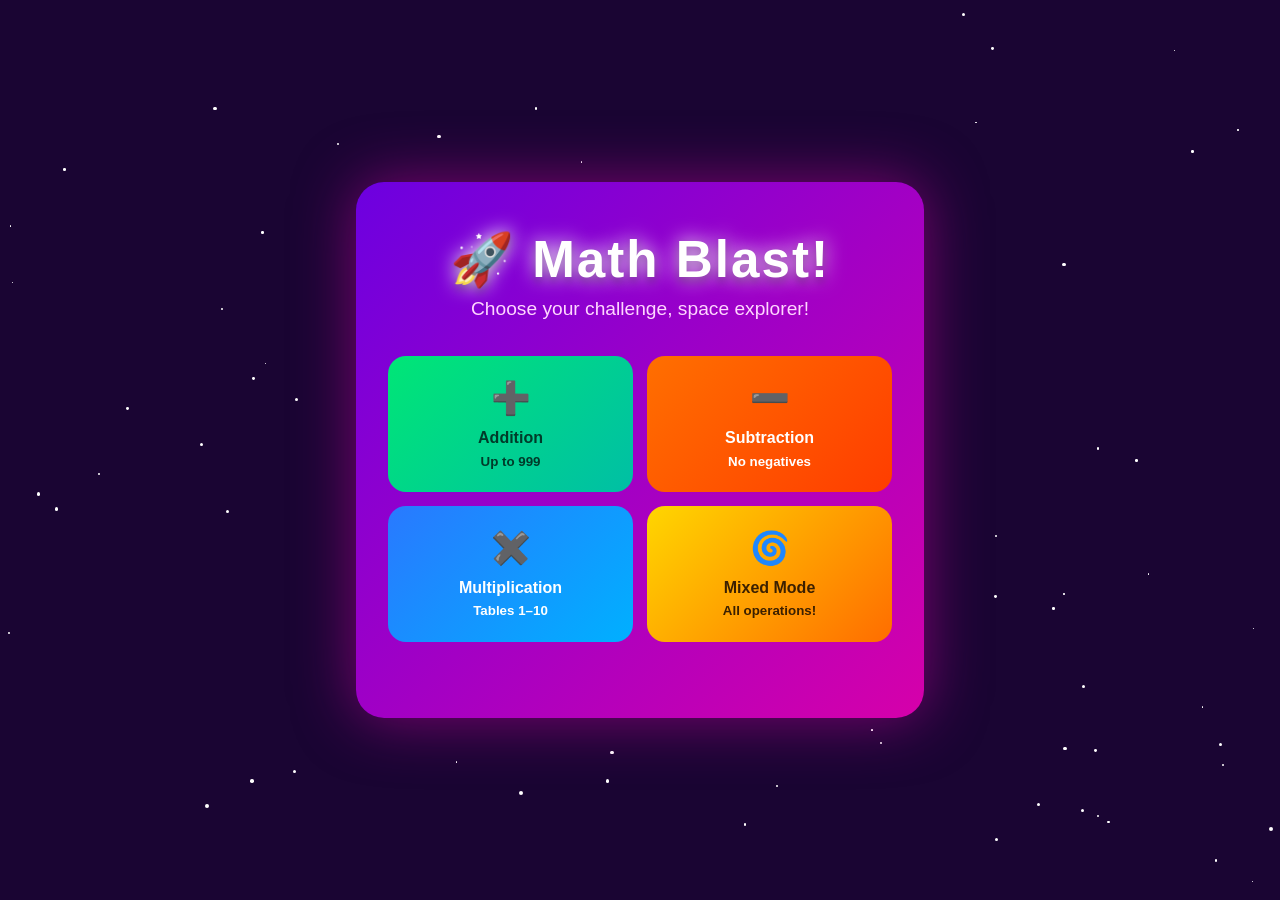
<file: math-game.html>
<!DOCTYPE html>
<html lang="en">
<head>
<meta charset="UTF-8">
<meta name="viewport" content="width=device-width, initial-scale=1.0">
<title>Math Blast! 🚀</title>
<style>
  * { margin: 0; padding: 0; box-sizing: border-box; }

  body {
    font-family: 'Segoe UI', Arial, sans-serif;
    background: #1a0533;
    min-height: 100vh;
    display: flex;
    align-items: center;
    justify-content: center;
    overflow: hidden;
  }

  /* Animated starfield background */
  .stars {
    position: fixed;
    top: 0; left: 0;
    width: 100%; height: 100%;
    pointer-events: none;
    z-index: 0;
  }
  .star {
    position: absolute;
    border-radius: 50%;
    background: white;
    animation: twinkle linear infinite;
  }
  @keyframes twinkle {
    0%   { opacity: 0.2; transform: scale(1); }
    50%  { opacity: 1;   transform: scale(1.4); }
    100% { opacity: 0.2; transform: scale(1); }
  }

  #game-wrapper {
    position: relative;
    z-index: 1;
    width: 100%;
    max-width: 600px;
    padding: 16px;
  }

  /* ── SCREENS ── */
  .screen { display: none; text-align: center; }
  .screen.active { display: block; }

  /* ── START SCREEN ── */
  #start-screen {
    background: linear-gradient(135deg, #6c00e0, #d600aa);
    border-radius: 28px;
    padding: 48px 32px;
    box-shadow: 0 0 60px #d600aa88;
    color: white;
  }
  #start-screen h1 {
    font-size: 3.2rem;
    text-shadow: 0 0 20px #fff, 0 4px 8px #0006;
    margin-bottom: 8px;
    letter-spacing: 2px;
  }
  #start-screen .subtitle {
    font-size: 1.2rem;
    color: #ffd6ff;
    margin-bottom: 36px;
  }
  .mode-grid {
    display: grid;
    grid-template-columns: 1fr 1fr;
    gap: 14px;
    margin-bottom: 28px;
  }
  .mode-btn {
    padding: 20px 10px;
    border: none;
    border-radius: 18px;
    font-size: 1rem;
    font-weight: 700;
    cursor: pointer;
    transition: transform 0.12s, box-shadow 0.12s;
    line-height: 1.4;
  }
  .mode-btn:hover { transform: scale(1.06); }
  .mode-btn:active { transform: scale(0.96); }
  .mode-btn .icon { font-size: 2rem; display: block; margin-bottom: 6px; }

  .btn-add  { background: linear-gradient(135deg, #00e676, #00bfa5); color: #003b2a; }
  .btn-sub  { background: linear-gradient(135deg, #ff6f00, #ff3d00); color: white; }
  .btn-mul  { background: linear-gradient(135deg, #2979ff, #00b0ff); color: white; }
  .btn-mix  { background: linear-gradient(135deg, #ffd600, #ff6d00); color: #3b2000; }

  .start-big-btn {
    display: none; /* shown after mode select */
    background: linear-gradient(135deg, #fff, #e8c7ff);
    color: #6c00e0;
    border: none;
    border-radius: 50px;
    padding: 18px 48px;
    font-size: 1.4rem;
    font-weight: 800;
    cursor: pointer;
    box-shadow: 0 4px 20px #fff6;
    transition: transform 0.12s;
  }
  .start-big-btn:hover { transform: scale(1.08); }

  /* ── GAME SCREEN ── */
  #game-screen {
    background: linear-gradient(160deg, #0d0025 0%, #1a0050 60%, #3d006e 100%);
    border-radius: 28px;
    padding: 24px 28px 32px;
    box-shadow: 0 0 60px #8800ff55;
    color: white;
  }

  .hud {
    display: flex;
    justify-content: space-between;
    align-items: center;
    margin-bottom: 18px;
  }
  .score-box {
    background: #ffffff18;
    border-radius: 14px;
    padding: 8px 18px;
    font-size: 1rem;
    font-weight: 700;
  }
  .score-box span { color: #ffd600; font-size: 1.4rem; }

  /* Timer ring */
  .timer-wrap {
    position: relative;
    width: 68px; height: 68px;
  }
  #timer-svg { transform: rotate(-90deg); }
  #timer-ring {
    stroke-dasharray: 188;
    stroke-dashoffset: 0;
    transition: stroke-dashoffset 0.1s linear, stroke 0.3s;
  }
  .timer-num {
    position: absolute;
    top: 50%; left: 50%;
    transform: translate(-50%, -50%);
    font-size: 1.5rem;
    font-weight: 900;
    color: white;
  }

  .lives {
    font-size: 1.6rem;
    letter-spacing: 2px;
  }

  /* Streak */
  .streak-bar {
    text-align: center;
    margin-bottom: 10px;
    font-size: 0.95rem;
    color: #ffd600;
    min-height: 22px;
    font-weight: 700;
    transition: opacity 0.3s;
  }

  /* Question */
  .question-card {
    background: linear-gradient(135deg, #ffffff12, #ffffff06);
    border: 2px solid #ffffff22;
    border-radius: 22px;
    padding: 28px 20px;
    margin-bottom: 22px;
    position: relative;
    overflow: hidden;
  }
  .question-card::before {
    content: '';
    position: absolute;
    top: -40%; left: -40%;
    width: 80%; height: 80%;
    background: radial-gradient(circle, #ffffff10, transparent);
    pointer-events: none;
  }
  .problem {
    font-size: 3.4rem;
    font-weight: 900;
    letter-spacing: 4px;
    text-shadow: 0 0 30px #ffffff88;
    transition: transform 0.15s;
  }
  .problem.pop { animation: popIn 0.25s ease; }
  @keyframes popIn {
    0%   { transform: scale(0.7) rotate(-3deg); opacity: 0.3; }
    70%  { transform: scale(1.08) rotate(1deg); }
    100% { transform: scale(1) rotate(0deg); opacity: 1; }
  }

  /* Answer buttons */
  .answers {
    display: grid;
    grid-template-columns: 1fr 1fr;
    gap: 14px;
  }
  .ans-btn {
    padding: 22px 10px;
    border: none;
    border-radius: 18px;
    font-size: 1.8rem;
    font-weight: 900;
    cursor: pointer;
    background: linear-gradient(135deg, #3d00b8, #7b00d4);
    color: white;
    box-shadow: 0 4px 16px #7b00d455;
    transition: transform 0.1s, box-shadow 0.1s, background 0.15s;
    border: 2px solid #9b30ff44;
  }
  .ans-btn:hover:not(:disabled) {
    transform: translateY(-3px) scale(1.04);
    box-shadow: 0 8px 24px #7b00d488;
  }
  .ans-btn:active:not(:disabled) { transform: scale(0.95); }
  .ans-btn:disabled { cursor: default; }
  .ans-btn.correct {
    background: linear-gradient(135deg, #00e676, #00bfa5) !important;
    box-shadow: 0 0 30px #00e67688 !important;
    animation: correctPop 0.4s ease;
  }
  .ans-btn.wrong {
    background: linear-gradient(135deg, #ff1744, #ff6d00) !important;
    box-shadow: 0 0 30px #ff174488 !important;
    animation: shake 0.35s ease;
  }
  @keyframes correctPop {
    0%   { transform: scale(1); }
    40%  { transform: scale(1.15); }
    100% { transform: scale(1); }
  }
  @keyframes shake {
    0%,100% { transform: translateX(0); }
    20%     { transform: translateX(-8px); }
    40%     { transform: translateX(8px); }
    60%     { transform: translateX(-5px); }
    80%     { transform: translateX(5px); }
  }

  /* Floating +1 particles */
  .float-score {
    position: fixed;
    font-size: 2rem;
    font-weight: 900;
    pointer-events: none;
    z-index: 9999;
    animation: floatUp 0.9s ease forwards;
  }
  @keyframes floatUp {
    0%   { opacity: 1; transform: translateY(0) scale(1); }
    100% { opacity: 0; transform: translateY(-90px) scale(1.4); }
  }

  /* Confetti canvas */
  #confetti-canvas {
    position: fixed;
    top: 0; left: 0;
    width: 100%; height: 100%;
    pointer-events: none;
    z-index: 9998;
  }

  /* ── END SCREEN ── */
  #end-screen {
    background: linear-gradient(135deg, #1a004a, #4a0082);
    border-radius: 28px;
    padding: 48px 28px;
    box-shadow: 0 0 60px #9b30ff66;
    color: white;
  }
  #end-screen h2 {
    font-size: 2.8rem;
    margin-bottom: 10px;
    text-shadow: 0 0 20px #fff8;
  }
  #end-screen .final-score {
    font-size: 5rem;
    font-weight: 900;
    color: #ffd600;
    text-shadow: 0 0 30px #ffd60088;
    margin: 10px 0;
  }
  #end-screen .stats {
    display: flex;
    justify-content: center;
    gap: 28px;
    margin: 18px 0 32px;
  }
  #end-screen .stat-box {
    background: #ffffff14;
    border-radius: 14px;
    padding: 14px 22px;
    font-size: 0.95rem;
  }
  #end-screen .stat-box strong { display: block; font-size: 1.8rem; color: #00e5ff; }
  #end-screen .medal { font-size: 4rem; margin-bottom: 8px; }
  .play-again-btn {
    background: linear-gradient(135deg, #ffd600, #ff6d00);
    color: #1a0000;
    border: none;
    border-radius: 50px;
    padding: 18px 54px;
    font-size: 1.4rem;
    font-weight: 800;
    cursor: pointer;
    box-shadow: 0 4px 24px #ff6d0055;
    transition: transform 0.12s;
    margin: 8px;
  }
  .play-again-btn:hover { transform: scale(1.08); }
  .home-btn {
    background: transparent;
    color: #ccc;
    border: 2px solid #ffffff33;
    border-radius: 50px;
    padding: 14px 36px;
    font-size: 1rem;
    font-weight: 600;
    cursor: pointer;
    margin: 8px;
    transition: transform 0.12s, border-color 0.2s;
  }
  .home-btn:hover { border-color: #fff; color: #fff; transform: scale(1.05); }

  /* Difficulty badge */
  .diff-badge {
    display: inline-block;
    border-radius: 20px;
    padding: 5px 16px;
    font-size: 0.85rem;
    font-weight: 700;
    margin-top: 6px;
    margin-bottom: 18px;
  }
  .diff-easy { background: #00e67633; color: #00e676; border: 1px solid #00e676; }
  .diff-medium { background: #ffd60033; color: #ffd600; border: 1px solid #ffd600; }
  .diff-hard { background: #ff174433; color: #ff6060; border: 1px solid #ff4444; }
</style>
</head>
<body>

<!-- Starfield -->
<div class="stars" id="stars"></div>

<!-- Confetti canvas -->
<canvas id="confetti-canvas"></canvas>

<div id="game-wrapper">

  <!-- ─── START SCREEN ─── -->
  <div class="screen active" id="start-screen">
    <h1>🚀 Math Blast!</h1>
    <p class="subtitle">Choose your challenge, space explorer!</p>
    <div class="mode-grid">
      <button class="mode-btn btn-add" onclick="selectMode('add')">
        <span class="icon">➕</span>Addition<br><small>Up to 999</small>
      </button>
      <button class="mode-btn btn-sub" onclick="selectMode('sub')">
        <span class="icon">➖</span>Subtraction<br><small>No negatives</small>
      </button>
      <button class="mode-btn btn-mul" onclick="selectMode('mul')">
        <span class="icon">✖️</span>Multiplication<br><small>Tables 1–10</small>
      </button>
      <button class="mode-btn btn-mix" onclick="selectMode('mix')">
        <span class="icon">🌀</span>Mixed Mode<br><small>All operations!</small>
      </button>
    </div>
    <button class="start-big-btn" id="start-btn" onclick="startGame()">
      🚀 BLAST OFF!
    </button>
  </div>

  <!-- ─── GAME SCREEN ─── -->
  <div class="screen" id="game-screen">
    <div class="hud">
      <div class="score-box">⭐ Score: <span id="score-val">0</span></div>
      <div class="timer-wrap">
        <svg id="timer-svg" width="68" height="68" viewBox="0 0 68 68">
          <circle cx="34" cy="34" r="30" fill="none" stroke="#ffffff22" stroke-width="6"/>
          <circle id="timer-ring" cx="34" cy="34" r="30" fill="none"
            stroke="#ffd600" stroke-width="6"
            stroke-linecap="round"
            stroke-dasharray="188" stroke-dashoffset="0"/>
        </svg>
        <div class="timer-num" id="timer-num">10</div>
      </div>
      <div class="lives" id="lives-display">❤️❤️❤️</div>
    </div>

    <div class="streak-bar" id="streak-bar"></div>

    <div class="question-card">
      <div class="problem" id="problem">?</div>
    </div>

    <div class="answers" id="answers"></div>
  </div>

  <!-- ─── END SCREEN ─── -->
  <div class="screen" id="end-screen">
    <div class="medal" id="end-medal">🏆</div>
    <h2 id="end-title">Amazing!</h2>
    <div class="final-score" id="end-score">0</div>
    <p style="color:#ccc;margin-bottom:4px;">points earned</p>
    <div class="stats">
      <div class="stat-box">Correct<strong id="stat-correct">0</strong></div>
      <div class="stat-box">Wrong<strong id="stat-wrong">0</strong></div>
      <div class="stat-box">Best Streak<strong id="stat-streak">0</strong></div>
    </div>
    <br>
    <button class="play-again-btn" onclick="playAgain()">🔄 Play Again</button>
    <button class="home-btn" onclick="goHome()">🏠 Home</button>
  </div>

</div>

<script>
// ── Starfield ──
(function() {
  const s = document.getElementById('stars');
  for (let i = 0; i < 80; i++) {
    const el = document.createElement('div');
    el.className = 'star';
    const size = Math.random() * 3 + 1;
    el.style.cssText = `
      width:${size}px;height:${size}px;
      top:${Math.random()*100}%;left:${Math.random()*100}%;
      animation-duration:${2+Math.random()*3}s;
      animation-delay:${Math.random()*4}s;
    `;
    s.appendChild(el);
  }
})();

// ── State ──
let mode = null;
let score = 0;
let lives = 3;
let streak = 0;
let bestStreak = 0;
let correctCount = 0;
let wrongCount = 0;
let totalQuestions = 15;
let questionsLeft = 0;
let timerSec = 10;
let timerInterval = null;
let correctAnswer = null;
let accepting = true;
let confettiAnimId = null;

// ── Mode selection ──
function selectMode(m) {
  mode = m;
  document.querySelectorAll('.mode-btn').forEach(b => b.style.opacity = '0.5');
  const map = {add:0,sub:1,mul:2,mix:3};
  document.querySelectorAll('.mode-btn')[map[m]].style.opacity = '1';
  document.getElementById('start-btn').style.display = 'inline-block';
}

// ── Start game ──
function startGame() {
  score = 0; lives = 3; streak = 0; bestStreak = 0;
  correctCount = 0; wrongCount = 0;
  questionsLeft = totalQuestions;
  showScreen('game-screen');
  nextQuestion();
}

function showScreen(id) {
  document.querySelectorAll('.screen').forEach(s => s.classList.remove('active'));
  document.getElementById(id).classList.add('active');
}

// ── Question generation ──
function makeQuestion() {
  let ops = mode === 'mix' ? ['+','-','×'] : mode === 'add' ? ['+'] : mode === 'sub' ? ['-'] : ['×'];
  let op = ops[Math.floor(Math.random() * ops.length)];
  let a, b, ans;

  if (op === '+') {
    a = rand(10, 500); b = rand(10, 499 - a + 10);
    ans = a + b;
  } else if (op === '-') {
    a = rand(50, 999); b = rand(10, a - 1);
    ans = a - b;
  } else {
    a = rand(2, 10); b = rand(2, 10);
    ans = a * b;
  }
  return { text: `${a} ${op} ${b} = ?`, answer: ans, op };
}

function rand(min, max) { return Math.floor(Math.random() * (max - min + 1)) + min; }

function makeChoices(correct, op) {
  const choices = new Set([correct]);
  while (choices.size < 4) {
    let delta = rand(1, op === '×' ? 20 : 50);
    let fake = correct + (Math.random() < 0.5 ? delta : -delta);
    if (fake > 0 && fake !== correct) choices.add(fake);
  }
  return shuffle([...choices]);
}

function shuffle(arr) {
  for (let i = arr.length - 1; i > 0; i--) {
    const j = Math.floor(Math.random() * (i + 1));
    [arr[i], arr[j]] = [arr[j], arr[i]];
  }
  return arr;
}

// ── Next question ──
function nextQuestion() {
  if (lives <= 0 || questionsLeft <= 0) { endGame(); return; }
  questionsLeft--;
  accepting = true;

  const q = makeQuestion();
  correctAnswer = q.answer;

  const prob = document.getElementById('problem');
  prob.textContent = q.text;
  prob.classList.remove('pop');
  void prob.offsetWidth;
  prob.classList.add('pop');

  // Choices
  const choices = makeChoices(q.answer, q.op);
  const ans = document.getElementById('answers');
  ans.innerHTML = '';
  const colors = [
    'linear-gradient(135deg,#6200ea,#aa00ff)',
    'linear-gradient(135deg,#0091ea,#00b0ff)',
    'linear-gradient(135deg,#00695c,#00e5ff)',
    'linear-gradient(135deg,#e65100,#ff6d00)',
  ];
  choices.forEach((c, i) => {
    const btn = document.createElement('button');
    btn.className = 'ans-btn';
    btn.textContent = c;
    btn.style.background = colors[i % colors.length];
    btn.onclick = () => checkAnswer(c, btn);
    ans.appendChild(btn);
  });

  updateHud();
  startTimer();
}

// ── Timer ──
function startTimer() {
  clearInterval(timerInterval);
  timerSec = 10;
  updateTimer();
  timerInterval = setInterval(() => {
    timerSec--;
    updateTimer();
    if (timerSec <= 0) {
      clearInterval(timerInterval);
      timeUp();
    }
  }, 1000);
}

function updateTimer() {
  document.getElementById('timer-num').textContent = timerSec;
  const ring = document.getElementById('timer-ring');
  const pct = timerSec / 10;
  ring.style.strokeDashoffset = 188 * (1 - pct);
  ring.style.stroke = pct > 0.5 ? '#ffd600' : pct > 0.25 ? '#ff9100' : '#ff1744';
}

function timeUp() {
  if (!accepting) return;
  accepting = false;
  streak = 0;
  lives--;
  wrongCount++;
  updateHud();
  flashWrong();
  setTimeout(() => { if (lives > 0) nextQuestion(); else endGame(); }, 700);
}

function flashWrong() {
  document.getElementById('game-screen').style.boxShadow = '0 0 60px #ff1744cc';
  setTimeout(() => { document.getElementById('game-screen').style.boxShadow = '0 0 60px #8800ff55'; }, 500);
}

// ── Check answer ──
function checkAnswer(chosen, btn) {
  if (!accepting) return;
  accepting = false;
  clearInterval(timerInterval);

  const allBtns = document.querySelectorAll('.ans-btn');
  allBtns.forEach(b => b.disabled = true);

  if (chosen === correctAnswer) {
    btn.classList.add('correct');
    streak++;
    correctCount++;
    if (streak > bestStreak) bestStreak = streak;
    const bonus = streak >= 5 ? 3 : streak >= 3 ? 2 : 1;
    const pts = 10 * bonus;
    score += pts;
    showFloatScore(`+${pts}`, btn, streak >= 3 ? '#ffd600' : '#00e676');
    updateStreakBar();
    updateHud();
    setTimeout(nextQuestion, 420);
  } else {
    btn.classList.add('wrong');
    // reveal correct
    allBtns.forEach(b => { if (+b.textContent === correctAnswer) b.classList.add('correct'); });
    streak = 0;
    wrongCount++;
    lives--;
    updateStreakBar();
    updateHud();
    flashWrong();
    setTimeout(() => { if (lives > 0) nextQuestion(); else endGame(); }, 750);
  }
}

function updateHud() {
  document.getElementById('score-val').textContent = score;
  const hearts = ['','❤️','❤️❤️','❤️❤️❤️'];
  document.getElementById('lives-display').textContent = hearts[Math.max(0,lives)];
}

function updateStreakBar() {
  const bar = document.getElementById('streak-bar');
  if (streak >= 5) bar.textContent = `🔥🔥🔥 ${streak}x STREAK! TRIPLE POINTS! 🔥🔥🔥`;
  else if (streak >= 3) bar.textContent = `🔥🔥 ${streak}x STREAK! DOUBLE POINTS! 🔥🔥`;
  else if (streak >= 2) bar.textContent = `⚡ ${streak} in a row!`;
  else bar.textContent = '';
}

// ── Floating score particle ──
function showFloatScore(text, btn, color) {
  const el = document.createElement('div');
  el.className = 'float-score';
  el.textContent = text;
  el.style.color = color;
  const r = btn.getBoundingClientRect();
  el.style.left = (r.left + r.width / 2 - 20) + 'px';
  el.style.top = (r.top - 10) + 'px';
  document.body.appendChild(el);
  el.addEventListener('animationend', () => el.remove());
}

// ── End game ──
function endGame() {
  clearInterval(timerInterval);
  stopConfetti();

  const medals = [
    { min: 120, emoji: '🏆', title: 'LEGENDARY!' },
    { min: 90,  emoji: '🥇', title: 'AMAZING!' },
    { min: 60,  emoji: '🥈', title: 'GREAT JOB!' },
    { min: 30,  emoji: '🥉', title: 'GOOD WORK!' },
    { min: 0,   emoji: '🚀', title: 'KEEP GOING!' },
  ];
  const m = medals.find(x => score >= x.min) || medals[medals.length-1];

  document.getElementById('end-medal').textContent = m.emoji;
  document.getElementById('end-title').textContent = m.title;
  document.getElementById('end-score').textContent = score;
  document.getElementById('stat-correct').textContent = correctCount;
  document.getElementById('stat-wrong').textContent = wrongCount;
  document.getElementById('stat-streak').textContent = bestStreak;

  showScreen('end-screen');
  if (score >= 60) launchConfetti();
}

function playAgain() {
  stopConfetti();
  startGame();
}

function goHome() {
  stopConfetti();
  mode = null;
  document.querySelectorAll('.mode-btn').forEach(b => b.style.opacity = '1');
  document.getElementById('start-btn').style.display = 'none';
  showScreen('start-screen');
}

// ── Confetti ──
let confettiParticles = [];

function launchConfetti() {
  const canvas = document.getElementById('confetti-canvas');
  canvas.width = window.innerWidth;
  canvas.height = window.innerHeight;
  const ctx = canvas.getContext('2d');
  const colors = ['#ffd600','#ff6d00','#00e676','#00b0ff','#e040fb','#ff1744','#64ffda'];

  confettiParticles = Array.from({length:140}, () => ({
    x: Math.random() * canvas.width,
    y: -20,
    r: Math.random() * 8 + 4,
    color: colors[Math.floor(Math.random() * colors.length)],
    dx: (Math.random() - 0.5) * 4,
    dy: Math.random() * 4 + 2,
    rot: Math.random() * 360,
    drot: (Math.random() - 0.5) * 8,
    shape: Math.random() < 0.5 ? 'rect' : 'circle',
  }));

  function draw() {
    ctx.clearRect(0, 0, canvas.width, canvas.height);
    confettiParticles.forEach(p => {
      ctx.save();
      ctx.translate(p.x, p.y);
      ctx.rotate(p.rot * Math.PI / 180);
      ctx.fillStyle = p.color;
      if (p.shape === 'rect') ctx.fillRect(-p.r, -p.r/2, p.r*2, p.r);
      else { ctx.beginPath(); ctx.arc(0, 0, p.r, 0, Math.PI*2); ctx.fill(); }
      ctx.restore();
      p.x += p.dx; p.y += p.dy; p.rot += p.drot; p.dy += 0.05;
    });
    confettiParticles = confettiParticles.filter(p => p.y < canvas.height + 30);
    if (confettiParticles.length > 0) confettiAnimId = requestAnimationFrame(draw);
    else ctx.clearRect(0, 0, canvas.width, canvas.height);
  }
  confettiAnimId = requestAnimationFrame(draw);
}

function stopConfetti() {
  if (confettiAnimId) cancelAnimationFrame(confettiAnimId);
  const canvas = document.getElementById('confetti-canvas');
  canvas.getContext('2d').clearRect(0, 0, canvas.width, canvas.height);
  confettiParticles = [];
}
</script>
</body>
</html>
</file>
